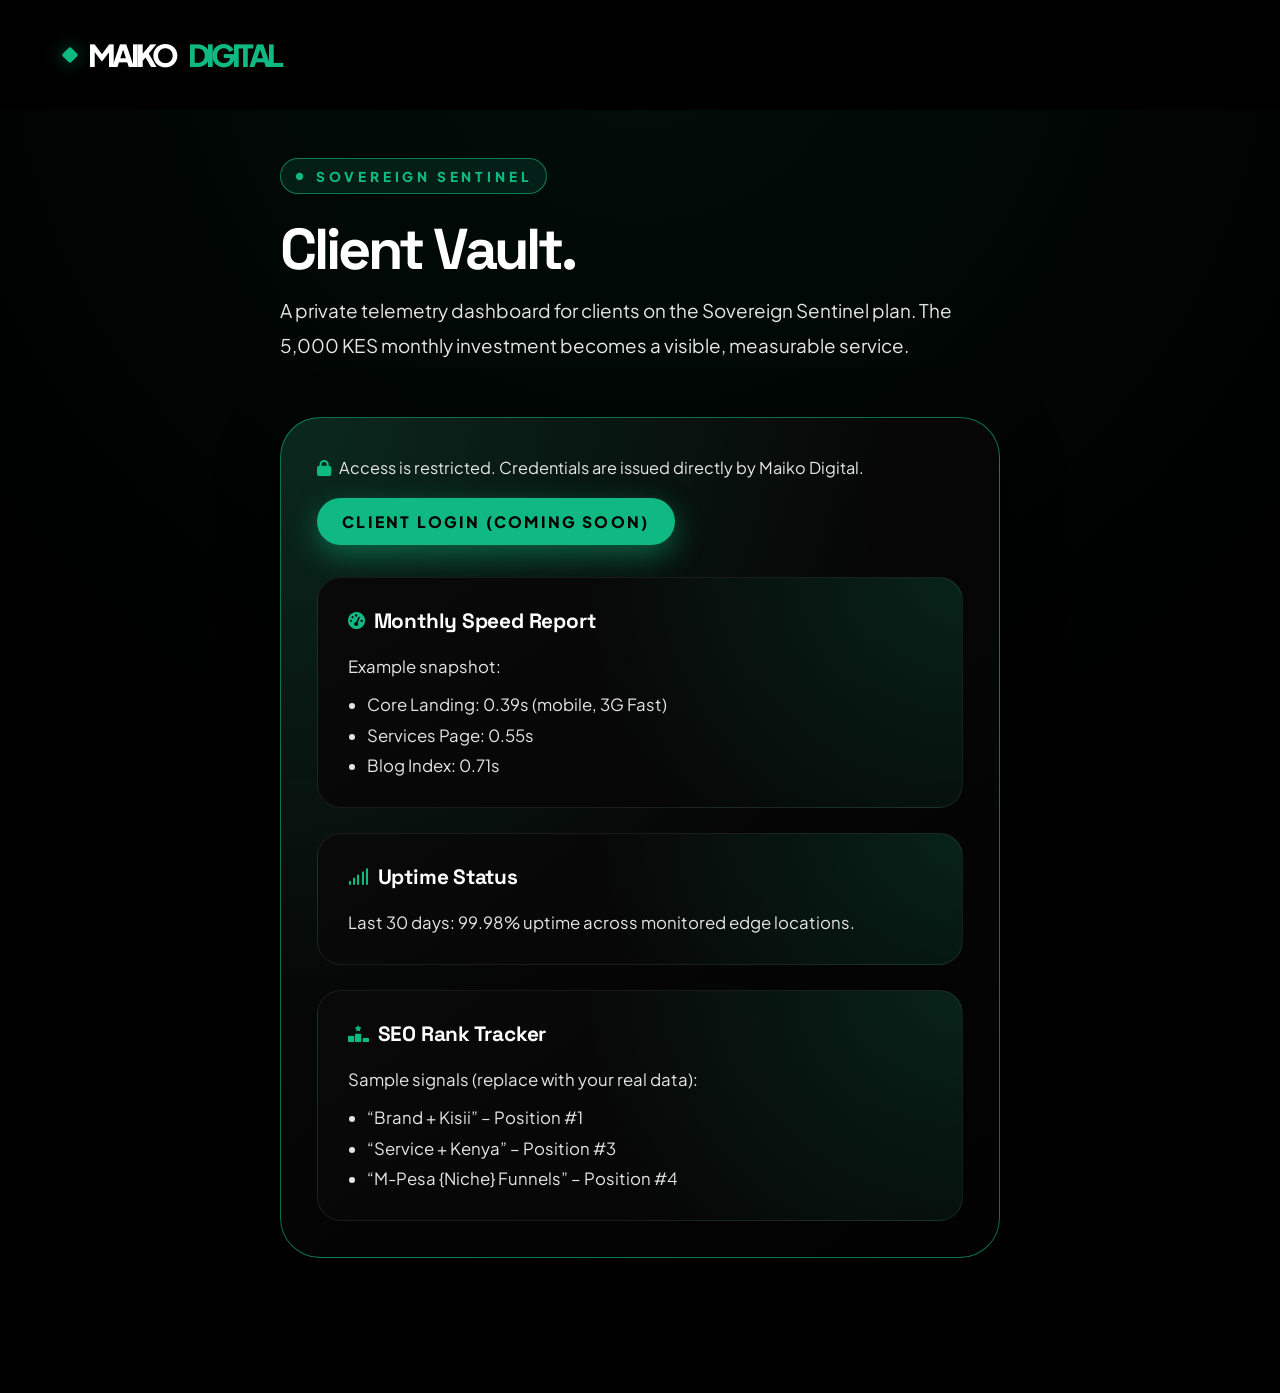
<file: client-vault.html>
<!DOCTYPE html>
<html lang="en-KE">
<head>
<meta charset="UTF-8">
<meta name="viewport" content="width=device-width, initial-scale=1.0">
<title>Sovereign Sentinel Client Vault | Maiko Digital</title>
<meta name="description" content="Client Vault for Sovereign Sentinel partners: monthly speed reports, uptime, and SEO rank tracking.">
<!-- fonts aligned with index/work/briefing -->
<link rel="preconnect" href="https://fonts.googleapis.com">
<link rel="preconnect" href="https://fonts.gstatic.com" crossorigin>
<link href="https://fonts.googleapis.com/css2?family=Plus+Jakarta+Sans:wght@300;400;600;700;800&family=Space+Grotesk:wght@400;600;700&display=swap" rel="stylesheet">
<!-- icons -->
<link rel="stylesheet" href="https://cdnjs.cloudflare.com/ajax/libs/font-awesome/6.4.0/css/all.min.css">
<style>
:root{
    --bg:#000000;
    --surface:#050505;
    --surface-soft:#090909;
    --accent:#10b981;
    --accent-soft:rgba(16,185,129,0.16);
    --border:rgba(255,255,255,0.16);
    --border-subtle:rgba(255,255,255,0.08);
    --text-main:#ffffff;
    --text-soft:#e5e5e5;
    --text-muted:#b3b3b3;
    --nav-height:110px;
    --ease:cubic-bezier(0.16,1,0.3,1);
    --radius-lg:40px;
    --radius-md:24px;
    --radius-pill:999px;
    --shadow-soft:0 18px 55px rgba(0,0,0,0.7);
    --content-width:900px;
}

*{
    box-sizing:border-box;
    margin:0;
    padding:0;
}

html{
    scroll-behavior:smooth;
    scroll-padding-top:var(--nav-height);
    overflow-x:hidden;
}

body{
    background:radial-gradient(circle at top,rgba(16,185,129,0.08),transparent 55%),var(--bg);
    color:var(--text-main);
    font-family:"Plus Jakarta Sans",system-ui,-apple-system,BlinkMacSystemFont,"Segoe UI",sans-serif;
    overflow-x:hidden;
    line-height:1.7;
    max-width:100vw;
    font-size:16px;
    -webkit-font-smoothing:antialiased;
    -moz-osx-font-smoothing:grayscale;
    text-rendering:optimizeLegibility;
}

h1,h2,h3{
    font-family:"Space Grotesk",system-ui,-apple-system,BlinkMacSystemFont,"Segoe UI",sans-serif;
    font-weight:700;
    word-wrap:break-word;
    overflow-wrap:break-word;
}

p,span,div,li{
    word-wrap:break-word;
    overflow-wrap:break-word;
}

/* HEADER – match ecosystem */
header{
    position:fixed;
    top:0;
    left:0;
    width:100%;
    height:var(--nav-height);
    display:flex;
    justify-content:flex-start;
    align-items:center;
    padding:0 clamp(1rem,5vw,7%);
    z-index:1000;
    transition:0.6s var(--ease);
    border-bottom:1px solid transparent;
    backdrop-filter:blur(10px);
    background:rgba(0,0,0,0.96);
}

header.scrolled{
    height:85px;
    background:rgba(0,0,0,0.96);
    border-bottom:1px solid var(--border);
}

.logo{
    font-size:clamp(1.35rem,3.2vw,1.9rem);
    font-weight:800;
    letter-spacing:-0.12em;
    display:flex;
    align-items:center;
    gap:12px;
    text-transform:uppercase;
    color:var(--text-main);
    white-space:nowrap;
}

.logo span{
    color:var(--accent);
}

.logo-box{
    width:12px;
    height:12px;
    background:var(--accent);
    border-radius:2px;
    transform:rotate(45deg);
    box-shadow:0 0 18px rgba(16,185,129,0.6);
    flex-shrink:0;
}

/* PAGE SHELL */
main{
    max-width:var(--content-width);
    margin:0 auto;
    padding:clamp(7rem,15vh,9rem) clamp(1.2rem,7vw,7%);
    padding-top:calc(var(--nav-height) + 3rem);
}

section + section{
    margin-top:clamp(3.5rem,7vh,4.5rem);
}

/* HERO */
.badge{
    color:var(--accent);
    font-weight:800;
    text-transform:uppercase;
    letter-spacing:0.28em;
    font-size:clamp(0.72rem,1.4vw,0.85rem);
    display:inline-flex;
    align-items:center;
    gap:0.5rem;
    padding:0.35rem 0.9rem;
    border-radius:var(--radius-pill);
    border:1px solid rgba(16,185,129,0.6);
    background:rgba(16,185,129,0.12);
    white-space:nowrap;
}

.badge::before{
    content:"●";
    font-size:0.6rem;
}

.hero-title{
    font-size:clamp(2.4rem,5.8vw,3.6rem);
    letter-spacing:-0.05em;
    margin:1.6rem 0 0.9rem;
    line-height:1.02;
}

.hero-sub{
    color:var(--text-soft);
    max-width:42rem;
    font-size:clamp(1.02rem,2vw,1.18rem);
    line-height:1.85;
    margin-bottom:clamp(2.6rem,5vh,3.4rem);
    font-weight:400;
}

/* VAULT SHELL */
.vault-shell{
    margin-top:clamp(3rem,6vh,4rem);
    border-radius:var(--radius-lg);
    border:1px solid rgba(16,185,129,0.6);
    padding:clamp(2rem,4vh,3rem);
    background:
    radial-gradient(circle at top left,rgba(16,185,129,0.18),transparent 55%),
    linear-gradient(145deg,var(--surface-soft),#020202);
    box-shadow:var(--shadow-soft);
}

.lock-strip{
    display:flex;
    flex-wrap:wrap;
    gap:1rem;
    align-items:center;
    justify-content:space-between;
    margin-bottom:2rem;
}

.lock-strip span{
    font-size:clamp(0.95rem,1.8vw,1.02rem);
    color:var(--text-soft);
    display:flex;
    align-items:center;
    gap:0.5rem;
}

.lock-strip i{
    color:var(--accent);
}

.btn{
    padding:0.9rem 1.6rem;
    border-radius:var(--radius-pill);
    border:none;
    outline:none;
    font-weight:800;
    font-size:clamp(0.9rem,1.7vw,0.98rem);
    cursor:pointer;
    text-decoration:none;
    display:inline-flex;
    align-items:center;
    gap:0.45rem;
    white-space:nowrap;
    font-family:"Plus Jakarta Sans",system-ui,-apple-system,BlinkMacSystemFont,"Segoe UI",sans-serif;
}

.btn-primary{
    background:var(--accent);
    color:#000;
    box-shadow:0 10px 30px rgba(16,185,129,0.45);
    text-transform:uppercase;
    letter-spacing:0.14em;
    transition:transform 0.22s var(--ease),box-shadow 0.22s var(--ease),background 0.22s var(--ease);
}

.btn-primary:hover{
    transform:translateY(-2px);
    box-shadow:0 16px 42px rgba(16,185,129,0.6);
    background:#12c792;
}

/* WIDGETS */
.widgets{
    display:grid;
    gap:1.6rem;
    margin-top:1.5rem;
}

.widget{
    border-radius:var(--radius-md);
    border:1px solid var(--border-subtle);
    padding:1.6rem 1.9rem;
    background:
    radial-gradient(circle at top right,var(--accent-soft),transparent 55%),
    linear-gradient(145deg,var(--surface-soft),var(--surface));
}

.widget h2{
    font-size:clamp(1.1rem,2vw,1.3rem);
    margin-bottom:0.8rem;
    letter-spacing:-0.01em;
    display:flex;
    align-items:center;
    gap:0.55rem;
    color:var(--text-main);
}

.widget h2 i{
    color:var(--accent);
    font-size:1.05rem;
}

.widget p,
.widget li{
    font-size:clamp(0.95rem,1.8vw,1.05rem);
    color:var(--text-soft);
    line-height:1.8;
}

.widget ul{
    margin:0.5rem 0 0;
    padding-left:1.2rem;
}

/* MOBILE */
@media(max-width:768px){
    :root{--nav-height:70px;}

    body{
    font-size:15px;
    }

    header{
    height:var(--nav-height);
    padding:0 clamp(1rem,4vw,2rem);
    }

    .logo{
    font-size:1.3rem;
    letter-spacing:-0.1em;
    }

    main{
    padding-top:calc(var(--nav-height) + 2.3rem);
    padding-left:1.1rem;
    padding-right:1.1rem;
    }

    .vault-shell{
    border-radius:28px;
    padding:1.8rem 1.6rem;
    }

    .lock-strip{
    flex-direction:column;
    align-items:flex-start;
    }

    .btn-primary{
    width:100%;
    justify-content:center;
    }

    .widget{
    border-radius:20px;
    padding:1.5rem 1.6rem;
    }
}

@media(max-width:400px){
    .hero-title{
    font-size:2.1rem;
    }
    .badge{
    letter-spacing:0.18em;
    }
}
</style>
</head>
<body>
<header id="main-nav">
<div class="logo">
    <div class="logo-box"></div>
    MAIKO<span>DIGITAL</span>
</div>
</header>

<main>
<section aria-label="Vault hero">
    <span class="badge">Sovereign Sentinel</span>
    <h1 class="hero-title">Client Vault.</h1>
    <p class="hero-sub">
    A private telemetry dashboard for clients on the Sovereign Sentinel plan. The 5,000 KES monthly investment becomes a visible, measurable service.
    </p>
</section>

<section aria-label="Client vault" class="vault-shell">
    <div class="lock-strip">
    <span><i class="fas fa-lock"></i> Access is restricted. Credentials are issued directly by Maiko Digital.</span>
    <button class="btn btn-primary">Client Login (Coming Soon)</button>
    </div>

    <div class="widgets">
    <article class="widget">
        <h2><i class="fas fa-gauge-high"></i> Monthly Speed Report</h2>
        <p>Example snapshot:</p>
        <ul>
        <li>Core Landing: 0.39s (mobile, 3G Fast)</li>
        <li>Services Page: 0.55s</li>
        <li>Blog Index: 0.71s</li>
        </ul>
    </article>

    <article class="widget">
        <h2><i class="fas fa-signal"></i> Uptime Status</h2>
        <p>Last 30 days: 99.98% uptime across monitored edge locations.</p>
    </article>

    <article class="widget">
        <h2><i class="fas fa-ranking-star"></i> SEO Rank Tracker</h2>
        <p>Sample signals (replace with your real data):</p>
        <ul>
        <li>“Brand + Kisii” – Position #1</li>
        <li>“Service + Kenya” – Position #3</li>
        <li>“M-Pesa {Niche} Funnels” – Position #4</li>
        </ul>
    </article>
    </div>
</section>
</main>

<script>
const nav = document.getElementById("main-nav");
window.addEventListener("scroll", () => {
    if (window.scrollY > 100) {
    nav.classList.add("scrolled");
    } else {
    nav.classList.remove("scrolled");
    }
});
</script>
</body>
</html>
</file>
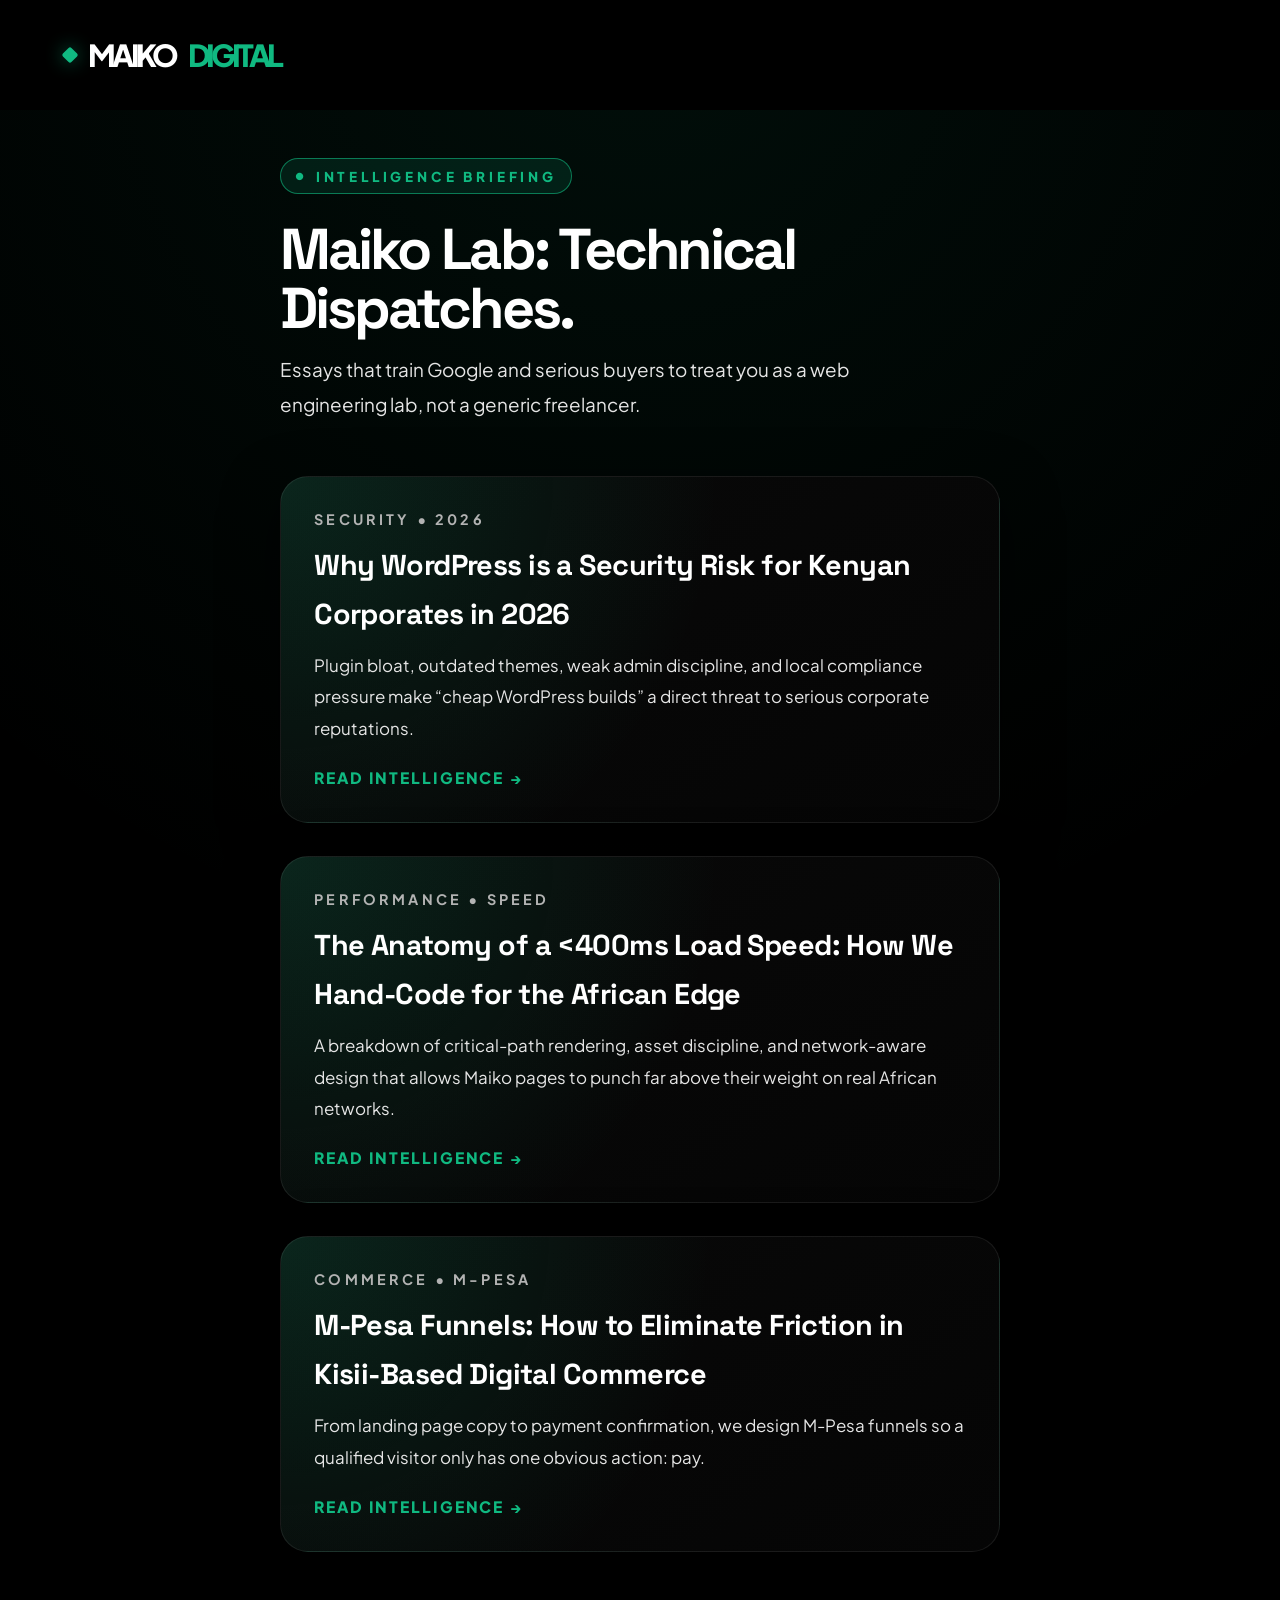
<file: intelligence-briefing.html>
<!DOCTYPE html>
<html lang="en-KE">
<head>
<meta charset="UTF-8">
<meta name="viewport" content="width=device-width, initial-scale=1.0">
<title>The Intelligence Briefing | Maiko Digital</title>
<meta name="description" content="Maiko Lab essays on speed, security, and M-Pesa funnels for Kenyan and global brands.">
<!-- fonts aligned with index/work -->
<link rel="preconnect" href="https://fonts.googleapis.com">
<link rel="preconnect" href="https://fonts.gstatic.com" crossorigin>
<link href="https://fonts.googleapis.com/css2?family=Plus+Jakarta+Sans:wght@300;400;600;700;800&family=Space+Grotesk:wght@400;600;700&display=swap" rel="stylesheet">
<!-- icons -->
<link rel="stylesheet" href="https://cdnjs.cloudflare.com/ajax/libs/font-awesome/6.4.0/css/all.min.css">
<style>
:root{
    --bg:#000000;
    --surface:#050505;
    --surface-soft:#090909;
    --accent:#10b981;
    --accent-soft:rgba(16,185,129,0.16);
    --border:rgba(255,255,255,0.16);
    --border-subtle:rgba(255,255,255,0.08);
    --text-main:#ffffff;
    --text-soft:#e5e5e5;
    --text-muted:#b3b3b3;
    --nav-height:110px;
    --ease:cubic-bezier(0.16,1,0.3,1);
    --radius-lg:28px;
    --radius-pill:999px;
    --shadow-soft:0 18px 55px rgba(0,0,0,0.7);
    --content-width:900px;
}

*{
    box-sizing:border-box;
    margin:0;
    padding:0;
}

html{
    scroll-behavior:smooth;
    scroll-padding-top:var(--nav-height);
    overflow-x:hidden;
}

body{
    background:radial-gradient(circle at top,rgba(16,185,129,0.08),transparent 55%),var(--bg);
    color:var(--text-main);
    font-family:"Plus Jakarta Sans",system-ui,-apple-system,BlinkMacSystemFont,"Segoe UI",sans-serif;
    overflow-x:hidden;
    line-height:1.7;
    max-width:100vw;
    font-size:16px;
    -webkit-font-smoothing:antialiased;
    -moz-osx-font-smoothing:grayscale;
    text-rendering:optimizeLegibility;
}

h1,h2,h3{
    font-family:"Space Grotesk",system-ui,-apple-system,BlinkMacSystemFont,"Segoe UI",sans-serif;
    font-weight:700;
    word-wrap:break-word;
    overflow-wrap:break-word;
}

p,span,div{
    word-wrap:break-word;
    overflow-wrap:break-word;
}

/* HEADER – simple logo bar to match ecosystem */
header{
    position:fixed;
    top:0;
    left:0;
    width:100%;
    height:var(--nav-height);
    display:flex;
    justify-content:flex-start;
    align-items:center;
    padding:0 clamp(1rem,5vw,7%);
    z-index:1000;
    transition:0.6s var(--ease);
    border-bottom:1px solid transparent;
    backdrop-filter:blur(10px);
    background:rgba(0,0,0,0.96);
}

header.scrolled{
    height:85px;
    background:rgba(0,0,0,0.96);
    border-bottom:1px solid var(--border);
}

.logo{
    font-size:clamp(1.35rem,3.2vw,1.9rem);
    font-weight:800;
    letter-spacing:-0.12em;
    display:flex;
    align-items:center;
    gap:12px;
    text-transform:uppercase;
    color:var(--text-main);
    white-space:nowrap;
}

.logo span{
    color:var(--accent);
}

.logo-box{
    width:12px;
    height:12px;
    background:var(--accent);
    border-radius:2px;
    transform:rotate(45deg);
    box-shadow:0 0 18px rgba(16,185,129,0.6);
    flex-shrink:0;
}

/* PAGE SHELL */
main{
    max-width:var(--content-width);
    margin:0 auto;
    padding:clamp(7rem,15vh,9rem) clamp(1.2rem,7vw,7%);
    padding-top:calc(var(--nav-height) + 3rem);
}

section + section{
    margin-top:clamp(3.5rem,7vh,4.5rem);
}

/* HERO – match work/index scale */
.badge{
    color:var(--accent);
    font-weight:800;
    text-transform:uppercase;
    letter-spacing:0.28em;
    font-size:clamp(0.72rem,1.4vw,0.85rem);
    display:inline-flex;
    align-items:center;
    gap:0.5rem;
    padding:0.35rem 0.9rem;
    border-radius:var(--radius-pill);
    border:1px solid rgba(16,185,129,0.6);
    background:rgba(16,185,129,0.12);
    white-space:nowrap;
}

.badge::before{
    content:"●";
    font-size:0.6rem;
}

.hero-title{
    font-size:clamp(2.4rem,5.8vw,3.6rem);
    letter-spacing:-0.05em;
    margin:1.6rem 0 0.9rem;
    line-height:1.02;
}

.hero-sub{
    color:var(--text-soft);
    max-width:42rem;
    font-size:clamp(1.02rem,2vw,1.18rem);
    line-height:1.85;
    margin-bottom:clamp(2.6rem,5vh,3.4rem);
    font-weight:400;
}

/* POSTS GRID */
.post-grid{
    margin-top:clamp(3.2rem,6vh,4.4rem);
    display:grid;
    gap:clamp(1.9rem,3.6vh,2.8rem);
}

.post-card{
    border-radius:var(--radius-lg);
    border:1px solid var(--border-subtle);
    background:
    radial-gradient(circle at top left,var(--accent-soft),transparent 55%),
    linear-gradient(145deg,var(--surface-soft),var(--surface));
    padding:1.9rem 2.1rem;
    box-shadow:var(--shadow-soft);
    position:relative;
    overflow:hidden;
}

.post-meta{
    font-size:clamp(0.78rem,1.3vw,0.9rem);
    text-transform:uppercase;
    letter-spacing:0.22em;
    color:var(--text-muted);
    margin-bottom:0.6rem;
    font-weight:700;
}

.post-title{
    font-size:clamp(1.4rem,2.3vw,1.8rem);
    margin-bottom:0.7rem;
    letter-spacing:-0.02em;
    color:var(--text-main);
}

.post-excerpt{
    color:var(--text-soft);
    font-size:clamp(0.96rem,1.9vw,1.06rem);
    margin-bottom:1.25rem;
    line-height:1.85;
}

.post-link{
    color:var(--accent);
    font-weight:800;
    text-decoration:none;
    font-size:clamp(0.9rem,1.7vw,0.98rem);
    letter-spacing:0.12em;
    text-transform:uppercase;
    display:inline-flex;
    align-items:center;
    gap:0.35rem;
}

.post-link::after{
    content:"→";
    font-size:0.9rem;
}

.post-link:hover{
    text-decoration:underline;
}

/* MOBILE */
@media(max-width:768px){
    :root{--nav-height:70px;}

    body{
    font-size:15px;
    }

    header{
    height:var(--nav-height);
    padding:0 clamp(1rem,4vw,2rem);
    }

    .logo{
    font-size:1.3rem;
    letter-spacing:-0.1em;
    }

    main{
    padding-top:calc(var(--nav-height) + 2.3rem);
    padding-left:1.1rem;
    padding-right:1.1rem;
    }

    .post-card{
    border-radius:22px;
    padding:1.6rem 1.7rem;
    }
}

@media(max-width:400px){
    .hero-title{
    font-size:2.1rem;
    }
    .badge{
    letter-spacing:0.18em;
    }
}
</style>
</head>
<body>
<header id="main-nav">
<div class="logo">
    <div class="logo-box"></div>
    MAIKO<span>DIGITAL</span>
</div>
</header>

<main>
<section aria-label="Briefing hero">
    <span class="badge">Intelligence Briefing</span>
    <h1 class="hero-title">Maiko Lab: Technical Dispatches.</h1>
    <p class="hero-sub">
    Essays that train Google and serious buyers to treat you as a web engineering lab, not a generic freelancer.
    </p>
</section>

<section aria-label="Articles" class="post-grid">
    <article class="post-card">
    <div class="post-meta">Security • 2026</div>
    <h2 class="post-title">Why WordPress is a Security Risk for Kenyan Corporates in 2026</h2>
    <p class="post-excerpt">
        Plugin bloat, outdated themes, weak admin discipline, and local compliance pressure make “cheap WordPress builds” a direct threat to serious corporate reputations.
    </p>
    <a href="#" class="post-link">Read Intelligence</a>
    </article>

    <article class="post-card">
    <div class="post-meta">Performance • Speed</div>
    <h2 class="post-title">The Anatomy of a &lt;400ms Load Speed: How We Hand-Code for the African Edge</h2>
    <p class="post-excerpt">
        A breakdown of critical-path rendering, asset discipline, and network-aware design that allows Maiko pages to punch far above their weight on real African networks.
    </p>
    <a href="#" class="post-link">Read Intelligence</a>
    </article>

    <article class="post-card">
    <div class="post-meta">Commerce • M-Pesa</div>
    <h2 class="post-title">M-Pesa Funnels: How to Eliminate Friction in Kisii-Based Digital Commerce</h2>
    <p class="post-excerpt">
        From landing page copy to payment confirmation, we design M-Pesa funnels so a qualified visitor only has one obvious action: pay.
    </p>
    <a href="#" class="post-link">Read Intelligence</a>
    </article>
</section>
</main>

<script>
const nav = document.getElementById("main-nav");
window.addEventListener("scroll", () => {
    if (window.scrollY > 100) {
    nav.classList.add("scrolled");
    } else {
    nav.classList.remove("scrolled");
    }
});
</script>
</body>
</html>
</file>
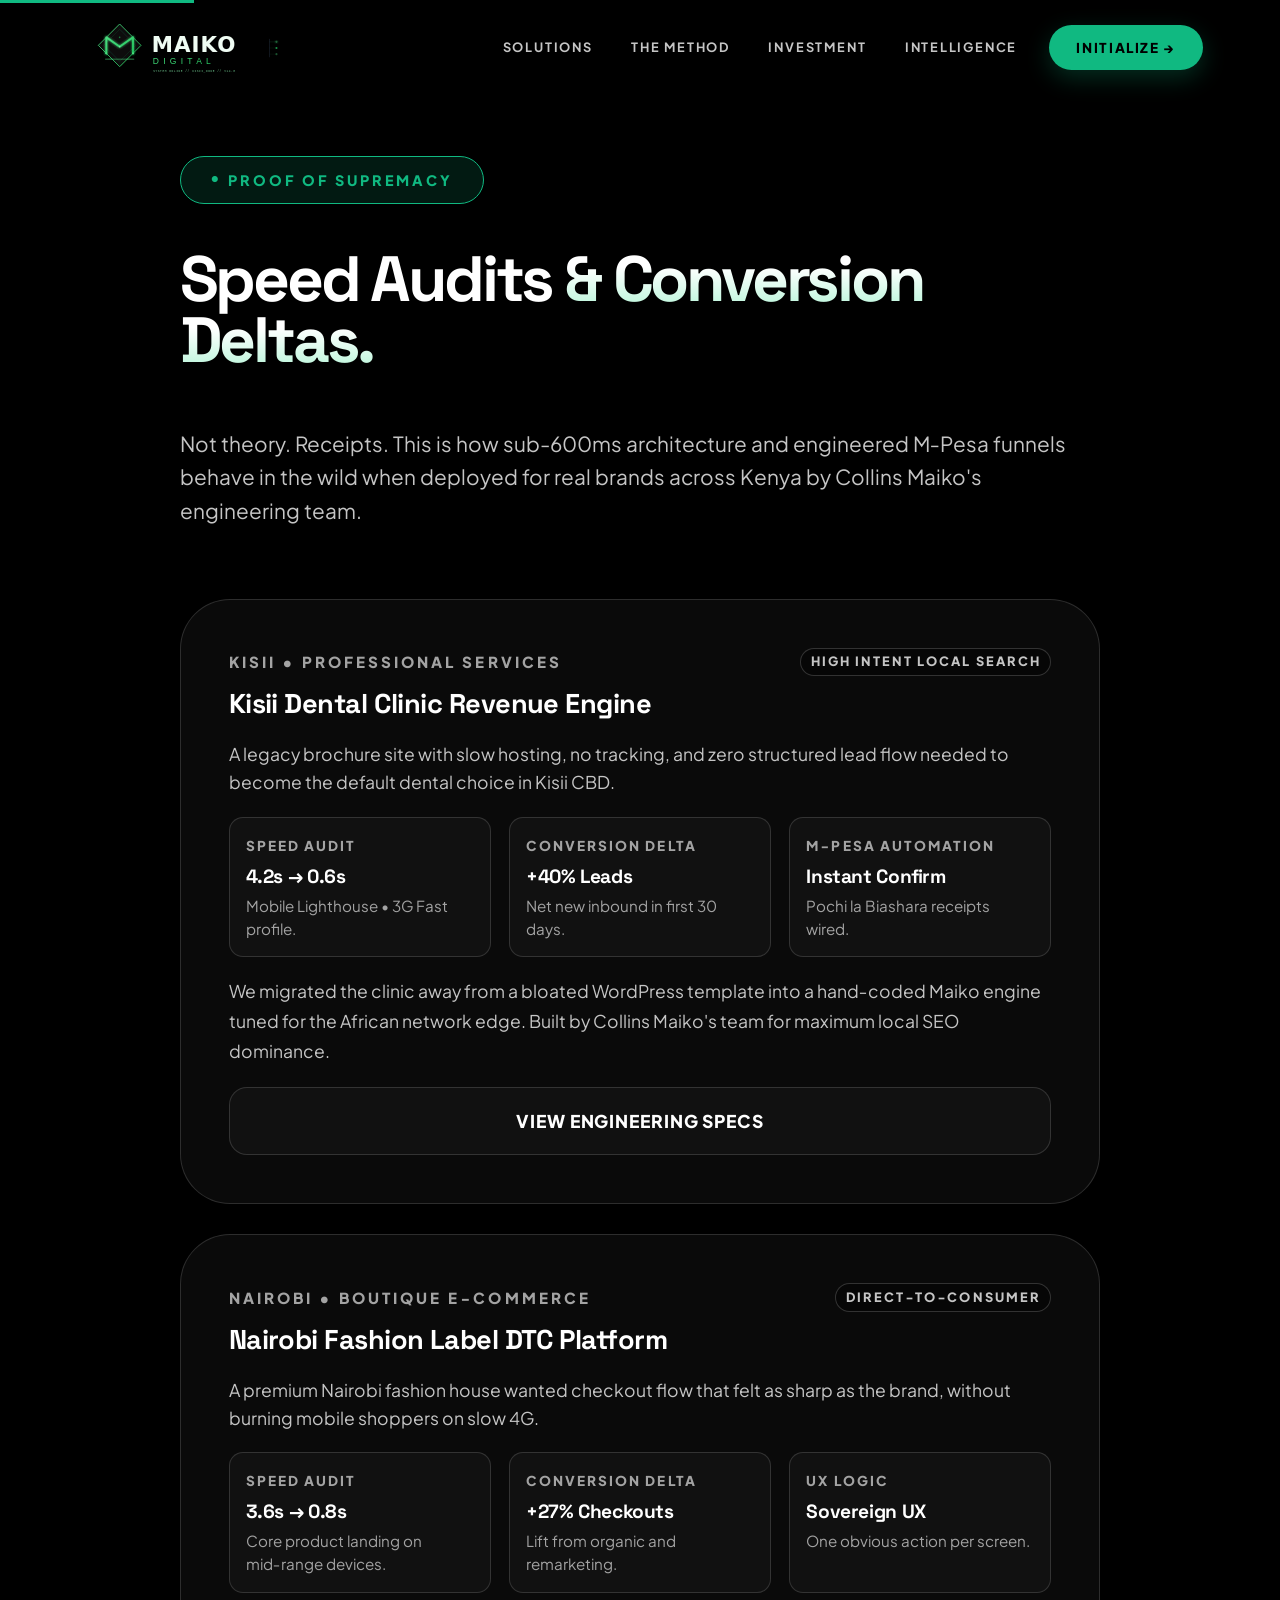
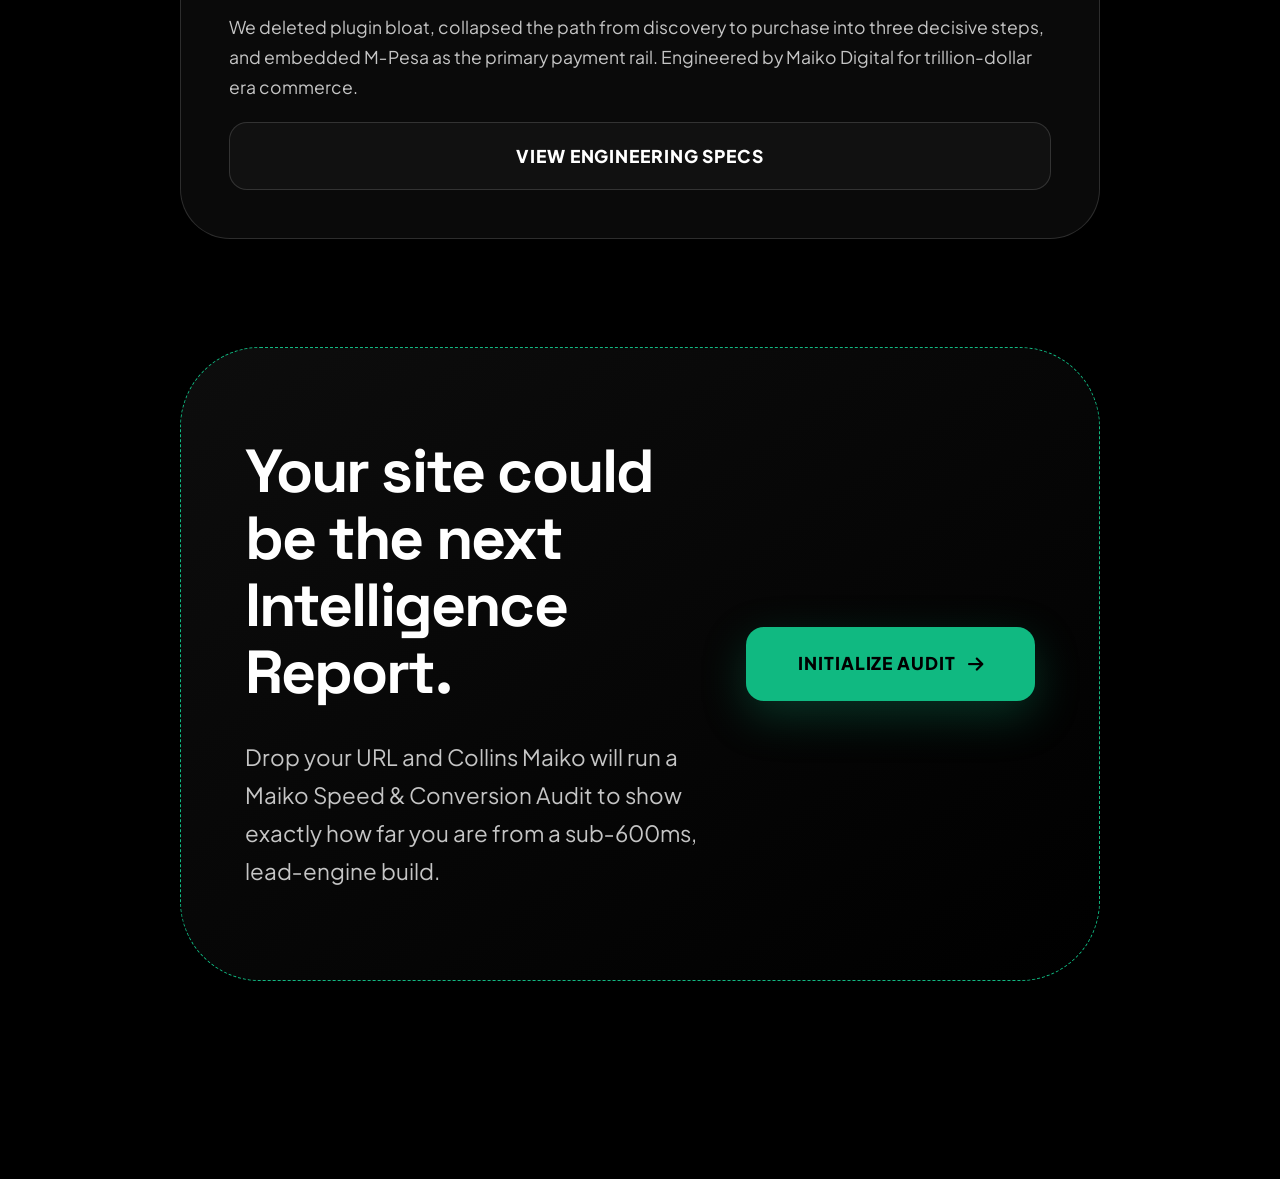
<file: work.html>
<!DOCTYPE html>
<html lang="en-KE" prefix="og: http://ogp.me/ns# ">
<head>
<meta charset="UTF-8">
<meta name="viewport" content="width=device-width, initial-scale=1.0, maximum-scale=5.0">
<meta http-equiv="X-UA-Compatible" content="IE=edge">
<meta name="referrer" content="strict-origin-when-cross-origin">

<!--
HYBRID SEO STRATEGY:
- Primary: Work page specific (case studies, portfolio, proof)
- Secondary: Homepage authority signals (Collins Maiko, location dominance, brand terms)
- Goal: Capture both "portfolio" intent and "best agency" intent
-->

<title>Work & Case Studies | Maiko Digital - #1 Web Engineering Kenya</title>
<meta name="description" content="See how Maiko Digital engineers sub-600ms revenue engines with M-Pesa integration. Real case studies from Kisii & Nairobi: 40%+ conversion lifts, 100% Lighthouse scores. Collins Maiko's portfolio of digital supremacy.">
<meta name="robots" content="index, follow, max-snippet:-1, max-image-preview:large, max-video-preview:-1">
<meta name="keywords" content="Maiko Digital, Collins Maiko, Web Design Portfolio Kenya, M-Pesa Integration Case Studies, SEO Expert Work, High Performance Websites, Kisii Web Developer, Nairobi Digital Agency, Sub-600ms Builds, Conversion Optimization">

<link rel="canonical" href="https://maikodigital.vercel.app/work.html">

<!-- Open Graph -->
<meta property="og:type" content="website">
<meta property="og:url" content="https://maikodigital.vercel.app/work.html">
<meta property="og:title" content="Maiko Digital Work | Engineering Digital Supremacy">
<meta property="og:description" content="High-performance web engineering case studies. Real conversion deltas from Kisii to Nairobi. See the 1% that dominate.">
<meta property="og:image" content="https://i.postimg.cc/4dKxxjKB/2.png">
<meta property="og:image:width" content="1200">
<meta property="og:image:height" content="630">
<meta property="og:locale" content="en_KE">
<meta property="og:site_name" content="Maiko Digital Agency">

<!-- Twitter -->
<meta name="twitter:card" content="summary_large_image">
<meta name="twitter:title" content="Maiko Digital Portfolio | Elite Web Engineering Kenya">
<meta name="twitter:description" content="Sub-600ms architecture meets M-Pesa automation. Real results from Collins Maiko's engineering lab.">
<meta name="twitter:image" content="https://i.postimg.cc/4dKxxjKB/2.png">

<!-- SVG Favicon - Matching index.html -->
<link rel="icon" type="image/svg+xml" href="data:image/svg+xml,%3Csvg xmlns='http://www.w3.org/2000/svg' viewBox='0 0 200 200' width='200' height='200'%3E%3Cdefs%3E%3ClinearGradient id='siteGreen' x1='0%25' y1='0%25' x2='100%25' y2='100%25'%3E%3Cstop offset='0%25' style='stop-color:%234ade80;stop-opacity:1'/%3E%3Cstop offset='100%25' style='stop-color:%2322c55e;stop-opacity:1'/%3E%3C/linearGradient%3E%3Cfilter id='softGlow' x='-50%25' y='-50%25' width='200%25' height='200%25'%3E%3CfeGaussianBlur stdDeviation='3' result='blur'/%3E%3CfeMerge%3E%3CfeMergeNode in='blur'/%3E%3CfeMergeNode in='SourceGraphic'/%3E%3C/feMerge%3E%3C/filter%3E%3Cfilter id='dropShadow' x='-20%25' y='-20%25' width='140%25' height='140%25'%3E%3CfeDropShadow dx='0' dy='2' stdDeviation='4' flood-color='%23000' flood-opacity='0.6'/%3E%3C/filter%3E%3C/defs%3E%3Cpath d='M 100 10 L 180 90 L 100 170 L 20 90 Z' fill='%230a0a0a' stroke='url(%23siteGreen)' stroke-width='3' filter='url(%23dropShadow)'/%3E%3Cpath d='M 100 30 L 160 90 L 100 150 L 40 90 Z' fill='none' stroke='%2322c55e' stroke-width='1.5' opacity='0.4'/%3E%3Cpath d='M 50 120 L 50 60 L 100 95 L 150 60 L 150 120' fill='none' stroke='url(%23siteGreen)' stroke-width='7' stroke-linecap='round' stroke-linejoin='round' filter='url(%23softGlow)'/%3E%3Ccircle cx='50' cy='120' r='4' fill='%234ade80'/%3E%3Ccircle cx='150' cy='120' r='4' fill='%234ade80'/%3E%3Ccircle cx='100' cy='95' r='3' fill='%2386efac' opacity='0.8'/%3E%3Ccircle cx='100' cy='60' r='3' fill='%2322c55e' opacity='0.6'/%3E%3Crect x='45' y='140' width='110' height='3' rx='1.5' fill='%234ade80' opacity='0.7'/%3E%3C/svg%3E">

<!--
SCHEMA STRATEGY:
- LocalBusiness (from homepage) for location authority
- CollectionPage (work specific) for portfolio structure
- ItemList for case study rich snippets
-->
<script type="application/ld+json">
{
"@context": "https://schema.org",
"@graph": [
{
"@type": "LocalBusiness",
"@id": "https://maikodigital.vercel.app#business",
"name": "Maiko Digital Agency",
"legalName": "Maiko Digital Engineering",
"url": "https://maikodigital.vercel.app",
"logo": "https://i.postimg.cc/cHBByM5t/logo-1.png",
"image": "https://i.postimg.cc/4dKxxjKB/2.png",
"telephone": "+254713324672",
"email": "collinsmichael.dev@gmail.com",
"address": {
    "@type": "PostalAddress",
    "streetAddress": "Main Street, CBD",
    "addressLocality": "Kisii",
    "addressRegion": "Nyanza",
    "postalCode": "40200",
    "addressCountry": "KE"
},
"geo": {
    "@type": "GeoCoordinates",
    "latitude": -0.6773,
    "longitude": 34.7796
},
"priceRange": "KES 5000 - KES 150000",
"areaServed": ["Kisii", "Nairobi", "Mombasa", "Nakuru", "KE", "Global"],
"paymentAccepted": "Pochi la Biashara, MPESA, Cash, Visa, MasterCard",
"currenciesAccepted": "KES",
"contactPoint": {
    "@type": "ContactPoint",
    "telephone": "+254713324672",
    "contactType": "Chief Engineer",
    "areaServed": "KE",
    "availableLanguage": ["English", "Swahili"]
},
"founder": {
    "@type": "Person",
    "name": "Collins Maiko",
    "jobTitle": "Chief Engineer",
    "url": "https://maikodigital.vercel.app"
},
"knowsAbout": ["Web Engineering", "M-Pesa Integration", "SEO", "Conversion Optimization", "High-Performance Websites"],
"hasOfferCatalog": {
    "@type": "OfferCatalog",
    "name": "Digital Engineering Services",
    "itemListElement": [
    {
        "@type": "Offer",
        "itemOffered": {
        "@type": "Service",
        "name": "Alpha Portal",
        "description": "High-conversion landing page with M-Pesa integration"
        }
    },
    {
        "@type": "Offer",
        "itemOffered": {
        "@type": "Service",
        "name": "Corporate Dominator",
        "description": "5+ page premium architecture with full SEO infrastructure"
        }
    }
    ]
}
},
{
"@type": "CollectionPage",
"@id": "https://maikodigital.vercel.app/work.html#collection",
"name": "Maiko Digital Portfolio & Case Studies",
"description": "High-performance web engineering case studies and project portfolio showcasing sub-600ms builds and M-Pesa integration excellence",
"url": "https://maikodigital.vercel.app/work.html",
"isPartOf": {
    "@id": "https://maikodigital.vercel.app#business"
},
"mainEntity": {
    "@type": "ItemList",
    "itemListElement": [
    {
        "@type": "ListItem",
        "position": 1,
        "item": {
        "@type": "CreativeWork",
        "name": "Kisii Dental Clinic Revenue Engine",
        "description": "Sub-600ms rebuild achieving 4.2s to 0.6s load time with 40% lead increase",
        "creator": {
            "@id": "https://maikodigital.vercel.app#business"
        },
        "datePublished": "2024-01-15",
        "aggregateRating": {
            "@type": "AggregateRating",
            "ratingValue": "5",
            "reviewCount": "1"
        }
        }
    },
    {
        "@type": "ListItem",
        "position": 2,
        "item": {
        "@type": "CreativeWork",
        "name": "Nairobi Fashion Label E-Commerce",
        "description": "High-end DTC platform with 27% checkout conversion lift",
        "creator": {
            "@id": "https://maikodigital.vercel.app#business"
        },
        "datePublished": "2024-02-20",
        "aggregateRating": {
            "@type": "AggregateRating",
            "ratingValue": "5",
            "reviewCount": "1"
        }
        }
    }
    ]
}
},
{
"@type": "BreadcrumbList",
"itemListElement": [
    {
    "@type": "ListItem",
    "position": 1,
    "name": "Home",
    "item": "https://maikodigital.vercel.app/"
    },
    {
    "@type": "ListItem",
    "position": 2,
    "name": "Work",
    "item": "https://maikodigital.vercel.app/work.html"
    }
]
}
]
}
</script>

<!-- Performance Hints -->
<link rel="preconnect" href="https://fonts.googleapis.com">
<link rel="preconnect" href="https://fonts.gstatic.com" crossorigin>
<link rel="preconnect" href="https://cdnjs.cloudflare.com" crossorigin>
<link rel="dns-prefetch" href="https://fonts.googleapis.com">
<link rel="dns-prefetch" href="https://cdnjs.cloudflare.com">

<!-- ============================================
    CRITICAL CSS - INLINED FOR <600ms FCP
    ============================================ -->
<style>
/* ────────────────────────────────────────────
   1. CSS CUSTOM PROPERTIES (Design Tokens)
──────────────────────────────────────────── */
:root {
    /* Colors */
    --bg: #000;
    --surface: #0a0a0a;
    --surface-bright: #121212;
    --accent: #10b981;
    --accent-glow: rgba(16,185,129,0.25);
    --text-primary: #fff;
    --text-secondary: #c5c5c5;
    --text-muted: #a3a3a3;
    --border: rgba(255,255,255,0.14);
    --border-hover: rgba(16,185,129,0.55);

    /* Layout */
    --nav-height: 96px;
    --ease: cubic-bezier(0.16,1,0.3,1);
    --radius-lg: 50px;
    --radius-md: 25px;
}

/* ============================================
   TEXT SELECTION STYLING
   ============================================ */

/* Standard selection */
::selection {
    background: rgba(16, 185, 129, 0.3); /* Emerald green with transparency */
    color: #ffffff;
    text-shadow: 0 0 10px rgba(16, 185, 129, 0.5);
}

/* Firefox prefix */
::-moz-selection {
    background: rgba(16, 185, 129, 0.3);
    color: #ffffff;
    text-shadow: 0 0 10px rgba(16, 185, 129, 0.5);
}

/* Webkit prefix for older browsers */
::-webkit-selection {
    background: rgba(16, 185, 129, 0.3);
    color: #ffffff;
}

/* Optional: Different selection style for specific elements */
h1::selection, h2::selection, h3::selection {
    background: rgba(16, 185, 129, 0.4);
    color: #ffffff;
}

/* Optional: Code/pre elements selection */
code::selection, pre::selection {
    background: rgba(74, 222, 128, 0.4); /* Lighter green */
    color: #000000;
}

/* Optional: Links selection */
a::selection {
    background: rgba(16, 185, 129, 0.5);
    color: #ffffff;
}

/* ────────────────────────────────────────────
   2. CSS RESET & BASE STYLES
──────────────────────────────────────────── */
*,*::before,*::after {
    margin: 0;
    padding: 0;
    box-sizing: border-box;
    -webkit-font-smoothing: antialiased;
}

html {
    scroll-behavior: smooth;
    scroll-padding-top: var(--nav-height);
    overflow-x: hidden;
    -webkit-text-size-adjust: 100%;
}

body {
    background: var(--bg);
    color: var(--text-primary);
    font-family: 'Plus Jakarta Sans',system-ui,-apple-system,sans-serif;
    line-height: 1.7;
    overflow-x: hidden;
    font-size: 16px;
    -webkit-font-smoothing: antialiased;
    text-rendering: optimizeLegibility;
    min-height: 100vh;
}

img {
    max-width: 100%;
    height: auto;
    display: block;
}

/* ────────────────────────────────────────────
   3. TYPOGRAPHY
──────────────────────────────────────────── */
h1,h2,h3 {
    font-family: 'Space Grotesk',system-ui,sans-serif;
    font-weight: 700;
    word-wrap: break-word;
    overflow-wrap: break-word;
    line-height: 1.1;
    letter-spacing: -0.03em;
}

/* ────────────────────────────────────────────
   4. HEADER & NAVIGATION - MATCHING INDEX.HTML
──────────────────────────────────────────── */
header {
    position: fixed;
    top: 0;
    left: 0;
    width: 100%;
    height: var(--nav-height);
    display: flex;
    align-items: center;
    justify-content: space-between;
    padding: 0 clamp(1.5rem,6vw,7%);
    z-index: 1000;
    border-bottom: 1px solid transparent;
    backdrop-filter: blur(12px);
    background: linear-gradient(to bottom,rgba(0,0,0,0.95),rgba(0,0,0,0.75));
    transition: 0.35s var(--ease);
}

header.scrolled {
    background: rgba(0,0,0,0.98);
    border-bottom-color: var(--border);
    box-shadow: 0 10px 40px rgba(0,0,0,0.7);
}

/* Updated Logo Styles - Matching index.html exactly */
.logo {
    display: flex;
    align-items: center;
    gap: 10px;
    font-size: clamp(1.4rem,3vw,1.8rem);
    font-weight: 800;
    letter-spacing: -0.08em;
    text-decoration: none;
    color: var(--text-primary);
}

.logo svg {
    height: 64px;
    width: auto;
    display: block;
}

.logo span {
    color: var(--accent);
}

/* Navigation - Matching index.html */
nav {
    flex: 1;
    display: flex;
    align-items: center;
    justify-content: flex-end;
}

.nav-links {
    display: flex;
    align-items: center;
    gap: clamp(1.5rem,3vw,3.2rem);
    list-style: none;
}

.nav-item-desktop {
    display: inline-flex;
}

.nav-item-extra {
    display: none;
}

.nav-links a {
    color: var(--text-secondary);
    text-decoration: none;
    font-size: 0.8rem;
    font-weight: 700;
    text-transform: uppercase;
    letter-spacing: 0.14em;
    transition: 0.25s var(--ease);
    position: relative;
}

.nav-links a::after {
    content: "";
    position: absolute;
    left: 0;
    bottom: -0.35rem;
    width: 0;
    height: 2px;
    background: var(--accent);
    transition: width 0.25s var(--ease);
}

.nav-links a:hover {
    color: #fff;
}

.nav-links a:hover::after {
    width: 100%;
}

.nav-cta-desktop {
    margin-left: clamp(1.5rem,3vw,2rem);
    display: inline-flex;
    align-items: center;
    justify-content: center;
    padding: 0.7rem 1.7rem;
    border-radius: 999px;
    font-size: 0.85rem;
    font-weight: 800;
    background: var(--accent);
    color: #000;
    text-decoration: none;
    letter-spacing: 0.12em;
    text-transform: uppercase;
    box-shadow: 0 8px 24px var(--accent-glow);
    white-space: nowrap;
    transition: 0.25s var(--ease);
}

.nav-cta-desktop:hover {
    transform: translateY(-2px);
    box-shadow: 0 14px 38px var(--accent-glow);
    color: #000;
}

.nav-cta-mobile {
    display: none;
}

.hamburger {
    display: none;
    flex-direction: column;
    gap: 4px;
    margin-left: 1rem;
    cursor: pointer;
    background: none;
    border: none;
    padding: 0;
}

.hamburger span {
    width: 22px;
    height: 2px;
    background: #fff;
    transition: 0.25s;
    transform-origin: center;
}

/* ────────────────────────────────────────────
   5. LAYOUT CONTAINERS
──────────────────────────────────────────── */
main {
    max-width: 1100px;
    margin: 0 auto;
    padding: calc(var(--nav-height) + 60px) clamp(1.2rem,7vw,7%) clamp(4rem,10vh,100px);
    width: 100%;
}

/* ────────────────────────────────────────────
   6. COMPONENTS - BADGES
──────────────────────────────────────────── */
.badge {
    background: rgba(16,185,129,0.14);
    border: 1px solid var(--accent);
    color: var(--accent);
    padding: clamp(9px,1.7vw,11px) clamp(22px,4.5vw,30px);
    border-radius: 100px;
    font-size: clamp(0.75rem,1.6vw,0.9rem);
    font-weight: 800;
    letter-spacing: 3px;
    margin-bottom: clamp(2rem,5vh,3rem);
    text-transform: uppercase;
    white-space: nowrap;
    display: inline-flex;
    align-items: center;
    gap: 0.4rem;
}

.badge::before {
    content: "●";
    font-size: 0.5rem;
}

/* ────────────────────────────────────────────
   7. COMPONENTS - HERO
──────────────────────────────────────────── */
.hero-title {
    font-family: 'Space Grotesk',sans-serif;
    font-size: clamp(2.8rem,10vw,4.7rem);
    line-height: 0.95;
    letter-spacing: -0.05em;
    margin-bottom: clamp(2rem,8vh,3.5rem);
    max-width: 100%;
    word-break: break-word;
}

.hero-title span {
    background: linear-gradient(to bottom,#fff 35%,#a7f3d0);
    -webkit-background-clip: text;
    -webkit-text-fill-color: transparent;
    background-clip: text;
}

.hero-sub {
    color: var(--text-secondary);
    max-width: min(900px,95vw);
    font-size: clamp(1.1rem,3vw,1.4rem);
    margin-bottom: clamp(3rem,8vh,5rem);
    font-weight: 400;
    line-height: 1.6;
}

/* ────────────────────────────────────────────
   8. COMPONENTS - BUTTONS
──────────────────────────────────────────── */
.btn {
    padding: clamp(16px,3vw,22px) clamp(32px,8vw,52px);
    border-radius: 18px;
    font-weight: 800;
    font-size: clamp(0.95rem,2vw,1.1rem);
    transition: 0.5s var(--ease);
    display: inline-flex;
    align-items: center;
    gap: 12px;
    white-space: nowrap;
    text-decoration: none;
    font-family: inherit;
    letter-spacing: 0.05em;
    border: none;
    cursor: pointer;
    justify-content: center;
    touch-action: manipulation;
}

.btn-primary {
    background: var(--accent);
    color: #000;
    box-shadow: 0 15px 45px var(--accent-glow);
    text-transform: uppercase;
}

.btn-primary:hover {
    transform: translateY(-6px);
    box-shadow: 0 25px 65px var(--accent-glow);
}

.btn-outline {
    border: 1px solid var(--border);
    color: #fff;
    background: rgba(255,255,255,0.03);
    text-transform: uppercase;
}

.btn-outline:hover {
    border-color: var(--accent);
    background: rgba(16,185,129,0.14);
}

/* ────────────────────────────────────────────
   9. COMPONENTS - CASE STUDIES
──────────────────────────────────────────── */
.case-grid {
    display: grid;
    gap: clamp(1.7rem,4vh,30px);
    margin-top: 2.5rem;
    width: 100%;
}

.case-card {
    background: var(--surface);
    border: 1px solid var(--border);
    border-radius: var(--radius-lg);
    padding: clamp(2.2rem,6vh,3rem);
    position: relative;
    overflow: hidden;
    transition: 0.4s var(--ease);
}

.case-card:hover {
    border-color: var(--accent);
    transform: translateY(-8px);
    background: var(--surface-bright);
}

.case-meta-row {
    display: flex;
    justify-content: space-between;
    align-items: center;
    gap: 1rem;
    margin-bottom: 0.75rem;
    flex-wrap: wrap;
    width: 100%;
}

.case-meta {
    font-size: clamp(0.8rem,1.9vw,0.95rem);
    text-transform: uppercase;
    letter-spacing: 0.2em;
    color: var(--text-muted);
    font-weight: 800;
}

.case-tag {
    font-size: clamp(0.65rem,2vw,0.8rem);
    text-transform: uppercase;
    letter-spacing: 0.16em;
    padding: 0.15rem 0.6rem;
    border-radius: 999px;
    border: 1px solid rgba(255,255,255,0.18);
    color: var(--text-secondary);
    background: rgba(0,0,0,0.4);
    font-weight: 800;
    white-space: nowrap;
}

.case-title {
    font-family: 'Space Grotesk',sans-serif;
    font-size: clamp(1.4rem,3vw,1.7rem);
    margin-bottom: 1.2rem;
    color: #fff;
    font-weight: 700;
    letter-spacing: -0.02em;
    line-height: 1.2;
}

.case-summary {
    color: var(--text-secondary);
    font-size: clamp(1.02rem,2vw,1.1rem);
    margin-bottom: 1.25rem;
    line-height: 1.6;
}

.case-body {
    color: var(--text-secondary);
    font-size: clamp(1.02rem,2vw,1.1rem);
    line-height: 1.7;
    margin-bottom: 1.25rem;
}

/* ────────────────────────────────────────────
   10. COMPONENTS - METRICS
──────────────────────────────────────────── */
.metrics {
    display: grid;
    grid-template-columns: repeat(auto-fit,minmax(140px,1fr));
    gap: clamp(0.75rem,2vw,1.15rem);
    margin: 1.25rem 0;
    width: 100%;
}

.metric-box {
    border-radius: 14px;
    border: 1px solid var(--border);
    padding: clamp(0.75rem,3vw,1rem);
    background: rgba(255,255,255,0.03);
    min-width: 0;
    overflow: hidden;
}

.metric-label {
    font-size: clamp(0.7rem,2.5vw,0.85rem);
    letter-spacing: 0.15em;
    text-transform: uppercase;
    color: var(--text-muted);
    margin-bottom: 0.25rem;
    font-weight: 800;
    white-space: nowrap;
    overflow: hidden;
    text-overflow: ellipsis;
}

.metric-value {
    font-size: clamp(1rem,4vw,1.2rem);
    font-weight: 800;
    margin-bottom: 0.1rem;
    color: var(--text-primary);
    font-family: 'Space Grotesk',sans-serif;
    letter-spacing: -0.02em;
    white-space: nowrap;
    overflow: hidden;
    text-overflow: ellipsis;
}

.metric-note {
    font-size: clamp(0.8rem,2.5vw,0.95rem);
    color: var(--text-muted);
    line-height: 1.5;
    font-weight: 400;
    overflow-wrap: break-word;
}

.case-actions {
    margin-top: 1rem;
    display: flex;
    flex-wrap: wrap;
    gap: 0.75rem;
    width: 100%;
}

.case-actions .btn {
    flex: 1 1 auto;
    min-width: 120px;
    max-width: 100%;
}

/* ────────────────────────────────────────────
   11. COMPONENTS - CTA STRIP
──────────────────────────────────────────── */
.cta-strip {
    margin: clamp(6rem,12vh,12rem) 0;
    padding: clamp(4rem,10vh,6rem) clamp(2rem,6vw,4rem);
    border-radius: clamp(40px,8vw,80px);
    border: 1px dashed var(--accent);
    display: flex;
    flex-direction: column;
    align-items: flex-start;
    gap: 1.5rem;
    background: linear-gradient(145deg,#0d0d0d,#000);
    box-shadow: 0 22px 70px rgba(0,0,0,0.9);
    width: 100%;
    text-align: center;
}

.cta-copy {
    max-width: min(700px,95vw);
    margin: 0 auto;
    font-size: clamp(1.15rem,2.6vw,1.4rem);
    line-height: 1.7;
    color: var(--text-secondary);
    font-weight: 400;
    overflow-wrap: break-word;
}

.cta-copy strong {
    display: block;
    font-size: clamp(2.5rem,6vw,3.8rem);
    margin-bottom: 2rem;
    color: var(--text-primary);
    font-weight: 800;
    letter-spacing: -0.03em;
    font-family: 'Space Grotesk',sans-serif;
    line-height: 1.1;
}

.cta-strip .btn {
    width: 100%;
    max-width: none;
    margin: 0 auto;
}

/* ────────────────────────────────────────────
   12. MODAL - OVERLAY & BASE
──────────────────────────────────────────── */
.sov-overlay {
    position: fixed;
    inset: 0;
    display: flex;
    align-items: center;
    justify-content: center;
    padding: 0;
    background: rgba(0,0,0,0.98);
    backdrop-filter: blur(30px) saturate(180%);
    opacity: 0;
    pointer-events: none;
    transition: opacity 400ms var(--ease);
    z-index: 9999;
    width: 100vw;
    height: 100vh;
    min-height: 100vh;
    min-width: 100vw;
}

.sov-overlay.is-active {
    opacity: 1;
    pointer-events: auto;
}

body.sov-locked {
    overflow: hidden;
    position: fixed;
    width: 100%;
    height: 100%;
    touch-action: none;
}

.sov-modal {
    position: relative;
    width: 100%;
    height: 100%;
    max-width: 100%;
    max-height: 100%;
    background: var(--surface);
    border-radius: 0;
    border: none;
    box-shadow: none;
    transform: translateY(100%);
    opacity: 0;
    transition: transform 500ms var(--ease), opacity 500ms var(--ease);
    display: flex;
    flex-direction: column;
    overflow: hidden;
}

.sov-overlay.is-active .sov-modal {
    transform: translateY(0);
    opacity: 1;
}

/* ────────────────────────────────────────────
   13. MODAL - HEADER
──────────────────────────────────────────── */
.sov-header {
    display: flex;
    justify-content: space-between;
    align-items: center;
    padding: clamp(0.75rem,2vh,1rem) clamp(1rem,3vw,1.5rem);
    border-bottom: 1px solid var(--border);
    flex-shrink: 0;
    background: linear-gradient(to bottom,rgba(0,0,0,0.98),var(--surface));
    min-height: 56px;
    height: auto;
}

.sov-title {
    font-family: 'Space Grotesk',sans-serif;
    font-size: clamp(0.95rem,2.5vw,1.25rem);
    font-weight: 700;
    letter-spacing: -0.02em;
    line-height: 1.2;
    max-width: 80%;
    color: var(--text-primary);
    overflow: hidden;
    text-overflow: ellipsis;
    white-space: nowrap;
}

.sov-close {
    width: 36px;
    height: 36px;
    border-radius: 50%;
    border: 1px solid var(--border);
    background: rgba(255,255,255,0.03);
    color: var(--text-secondary);
    display: flex;
    align-items: center;
    justify-content: center;
    cursor: pointer;
    font-size: 1.2rem;
    transition: all 0.3s var(--ease);
    flex-shrink: 0;
}

.sov-close:hover,
.sov-close:focus-visible {
    background: rgba(16,185,129,0.2);
    border-color: var(--accent);
    color: #fff;
    transform: rotate(90deg);
}

/* ────────────────────────────────────────────
   14. MODAL - DEVICE TOOLBAR
──────────────────────────────────────────── */
.sov-device-toolbar {
    display: flex;
    align-items: center;
    gap: clamp(0.4rem,1.5vw,0.75rem);
    padding: 0.5rem clamp(1rem,3vw,1.5rem);
    background: var(--surface-bright);
    border-bottom: 1px solid var(--border);
    flex-shrink: 0;
    flex-wrap: wrap;
}

.sov-device-btn {
    padding: 0.5rem 0.875rem;
    border-radius: 10px;
    border: 1px solid var(--border);
    background: rgba(255,255,255,0.03);
    color: var(--text-secondary);
    font-size: clamp(0.75rem,2vw,0.85rem);
    font-weight: 600;
    cursor: pointer;
    transition: all 0.25s var(--ease);
    display: flex;
    align-items: center;
    gap: 0.5rem;
    white-space: nowrap;
}

.sov-device-btn:hover,
.sov-device-btn.active {
    border-color: var(--accent);
    background: rgba(16,185,129,0.15);
    color: var(--accent);
    box-shadow: 0 0 20px var(--accent-glow);
}

.sov-device-btn i { font-size: 0.9rem; }

.sov-url-bar {
    flex: 1;
    min-width: 0;
    padding: 0.5rem 1rem;
    border-radius: 10px;
    border: 1px solid var(--border);
    background: #000;
    color: var(--text-muted);
    font-size: clamp(0.75rem,2vw,0.85rem);
    font-family: 'Space Grotesk',monospace;
    overflow: hidden;
    text-overflow: ellipsis;
    white-space: nowrap;
    margin-left: auto;
}

/* ────────────────────────────────────────────
   15. MODAL - PREVIEW CONTAINER & DEVICES
──────────────────────────────────────────── */
.sov-preview-container {
    flex: 1;
    position: relative;
    overflow: hidden;
    background: #000;
    display: flex;
    align-items: center;
    justify-content: center;
    padding: clamp(0.5rem,2vw,1.5rem);
    min-height: 0;
    width: 100%;
}

.sov-device-frame {
    position: relative;
    transition: all 0.5s var(--ease);
    background: #000;
    border-radius: clamp(16px,3vw,32px);
    overflow: hidden;
    box-shadow: 0 25px 80px rgba(0,0,0,0.8);
    margin: auto;
    display: flex;
    flex-direction: column;
    max-width: 100%;
    max-height: 100%;
}

.sov-device-frame.desktop {
    width: 100%;
    height: 100%;
    max-width: 100%;
    max-height: 100%;
    border-radius: 12px;
}

.sov-device-frame.tablet {
    width: min(100%,768px);
    height: min(100%,1024px);
    max-width: 95%;
    max-height: 95%;
    border: clamp(12px,2vw,24px) solid #1a1a1a;
    border-top-width: clamp(16px,3vw,32px);
    border-bottom-width: clamp(16px,3vw,32px);
    border-radius: clamp(28px,5vw,56px);
}

.sov-device-frame.mobile {
    width: min(100%,375px);
    height: min(100%,812px);
    max-width: 95%;
    max-height: 95%;
    border: clamp(10px,2vw,14px) solid #1a1a1a;
    border-top-width: clamp(12px,2.5vw,24px);
    border-bottom-width: clamp(12px,2.5vw,24px);
    border-radius: clamp(40px,7vw,64px);
}

/* Device Frame Details */
.sov-device-frame.tablet::before {
    content: "";
    position: absolute;
    top: clamp(6px,1.5vw,10px);
    left: 50%;
    transform: translateX(-50%);
    width: clamp(30px,5vw,60px);
    height: clamp(4px,0.8vw,6px);
    background: #333;
    border-radius: 3px;
    z-index: 10;
}

.sov-device-frame.mobile::before {
    content: "";
    position: absolute;
    top: clamp(6px,1.5vw,10px);
    left: 50%;
    transform: translateX(-50%);
    width: clamp(80px,15vw,150px);
    height: clamp(20px,3.5vw,28px);
    background: #1a1a1a;
    border-radius: 0 0 20px 20px;
    z-index: 10;
}

.sov-device-frame.mobile::after {
    content: "";
    position: absolute;
    bottom: clamp(6px,1.5vw,10px);
    left: 50%;
    transform: translateX(-50%);
    width: clamp(80px,15vw,150px);
    height: clamp(4px,0.8vw,6px);
    background: #333;
    border-radius: 3px;
    z-index: 10;
}

/* ────────────────────────────────────────────
   16. MODAL - IFRAME & LOADING
──────────────────────────────────────────── */
.sov-live-frame {
    width: 100%;
    height: 100%;
    border: none;
    display: block;
    background: #fff;
    overflow: auto;
    -webkit-overflow-scrolling: touch;
    overflow-scrolling: touch;
    transform: translateZ(0);
    will-change: transform;
}

.sov-device-frame.desktop .sov-live-frame { border-radius: 12px; }

.sov-device-frame.tablet .sov-live-frame,
.sov-device-frame.mobile .sov-live-frame {
    border-radius: 0;
    max-width: 100%;
    overflow-x: hidden;
    overflow-y: auto;
}

.sov-frame-loader {
    position: absolute;
    inset: 0;
    display: flex;
    flex-direction: column;
    align-items: center;
    justify-content: center;
    gap: 1.25rem;
    background: var(--surface);
    z-index: 20;
    transition: opacity 0.4s;
}

.sov-frame-loader.hidden {
    opacity: 0;
    pointer-events: none;
}

.sov-loader-spinner {
    width: 48px;
    height: 48px;
    border: 3px solid var(--border);
    border-top-color: var(--accent);
    border-radius: 50%;
    animation: spin 1s linear infinite;
}

@keyframes spin { to { transform: rotate(360deg); } }

.sov-loader-text {
    color: var(--text-secondary);
    font-size: 0.95rem;
    font-weight: 600;
    text-align: center;
    padding: 0 1rem;
}

.sov-loader-subtext {
    color: var(--text-muted);
    font-size: 0.8rem;
    margin-top: -0.5rem;
}

/* ────────────────────────────────────────────
   17. MODAL - INTERACTIVE HINT
──────────────────────────────────────────── */
.sov-interactive-hint {
    position: absolute;
    bottom: clamp(80px,12vh,120px);
    left: 50%;
    transform: translateX(-50%);
    background: rgba(0,0,0,0.9);
    border: 1px solid var(--accent);
    color: var(--accent);
    padding: 0.75rem 1.5rem;
    border-radius: 999px;
    font-size: 0.8rem;
    font-weight: 700;
    text-transform: uppercase;
    letter-spacing: 0.15em;
    display: flex;
    align-items: center;
    gap: 0.75rem;
    pointer-events: none;
    opacity: 0;
    transition: opacity 0.4s,transform 0.4s;
    z-index: 100;
    white-space: nowrap;
    box-shadow: 0 10px 40px rgba(0,0,0,0.5);
}

.sov-interactive-hint.visible {
    opacity: 1;
    transform: translateX(-50%) translateY(0);
}

.sov-interactive-hint i {
    font-size: 1rem;
    animation: pulse 2s infinite;
}

@keyframes pulse {
    0%,100% { opacity: 1; transform: scale(1); }
    50% { opacity: 0.6; transform: scale(0.9); }
}

/* ────────────────────────────────────────────
   18. MODAL - INFO PANEL
──────────────────────────────────────────── */
.sov-info-panel {
    padding: clamp(0.75rem,2vh,1.25rem) clamp(1rem,3vw,1.5rem);
    border-top: 1px solid var(--border);
    background: var(--surface);
    flex-shrink: 0;
}

.sov-info-grid {
    display: grid;
    grid-template-columns: 1fr;
    gap: clamp(0.75rem,2vh,1rem);
    align-items: center;
}

.sov-perf-badge {
    display: flex;
    align-items: center;
    gap: clamp(0.5rem,1.5vw,1rem);
    justify-content: center;
}

.sov-perf-item {
    text-align: center;
    padding: clamp(0.4rem,1vw,0.6rem) clamp(0.6rem,2vw,1rem);
    background: rgba(16,185,129,0.1);
    border: 1px solid rgba(16,185,129,0.3);
    border-radius: 12px;
    min-width: clamp(60px,15vw,80px);
}

.sov-perf-value {
    font-family: 'Space Grotesk',sans-serif;
    font-size: clamp(1rem,2.5vw,1.3rem);
    font-weight: 800;
    color: var(--accent);
    line-height: 1;
}

.sov-perf-label {
    font-size: clamp(0.6rem,1.5vw,0.75rem);
    color: var(--text-muted);
    text-transform: uppercase;
    letter-spacing: 0.1em;
    margin-top: 0.2rem;
    font-weight: 600;
}

.sov-tech-stack {
    display: flex;
    flex-wrap: wrap;
    gap: 0.5rem;
    align-items: center;
    justify-content: center;
}

.sov-tech-item {
    display: flex;
    align-items: center;
    gap: 0.4rem;
    padding: 0.4rem 0.75rem;
    background: rgba(255,255,255,0.03);
    border: 1px solid var(--border);
    border-radius: 8px;
    font-size: clamp(0.75rem,2vw,0.9rem);
    font-weight: 600;
    color: var(--text-secondary);
    transition: all 0.25s var(--ease);
}

.sov-tech-item:hover {
    border-color: var(--accent);
    background: rgba(16,185,129,0.1);
    color: var(--text-primary);
}

.sov-tech-item i {
    color: var(--accent);
    font-size: 0.9rem;
}

.sov-close-action {
    display: flex;
    justify-content: center;
}

.sov-close-action .btn {
    padding: 0.75rem 1.5rem;
    font-size: 0.9rem;
}

/* ────────────────────────────────────────────
   19. MOBILE MENU FIX - ENSURE DROPDOWN WORKS
──────────────────────────────────────────── */
@media(max-width:768px){
    :root{--nav-height:70px}
    header{height:var(--nav-height);padding:0 clamp(1rem,4vw,2rem)}
    .nav-links{
        position:fixed;
        top:var(--nav-height);
        left:0;
        width:100%;
        height:calc(100vh - var(--nav-height));
        background:rgba(0,0,0,0.98);
        flex-direction:column;
        justify-content:flex-start;
        align-items:flex-start;
        padding:2.5rem 2rem;
        row-gap:1.75rem;
        display:none; /* Hidden by default */
        z-index:999;
        overflow-y:auto;
        -webkit-overflow-scrolling:touch
    }
    .nav-links.active{display:flex !important} /* Force display when active */
    .nav-links a{font-size:1.2rem}
    .nav-item-desktop,.nav-item-extra{display:block}
    .nav-cta-mobile{display:block;width:100%;margin-top:3rem}
    .nav-cta-desktop{display:none}
    .hamburger{display:flex}
    .logo svg{height:52px}

    main {
        padding-top: calc(var(--nav-height) + 40px);
    }

    .hero-title {
        font-size: clamp(2rem,8vw,3rem);
    }

    .hero-sub {
        font-size: clamp(1rem,4vw,1.2rem);
    }

    .case-grid {
        gap: clamp(1.5rem,4vh,2rem);
    }

    .metrics {
        grid-template-columns: 1fr;
    }

    .cta-strip {
        margin: clamp(3rem,8vh,6rem) 0;
        padding: clamp(2rem,5vw,3rem);
    }

    .cta-copy strong {
        font-size: clamp(1.8rem,5vw,2.5rem);
    }
}

/* ────────────────────────────────────────────
   20. RESPONSIVE - TABLET & UP
──────────────────────────────────────────── */
@media (min-width: 768px) {
    :root { --nav-height: 80px; }

    .sov-overlay {
        padding: 2vh 2vw;
        align-items: center;
        justify-content: center;
        background: rgba(0,0,0,0.95);
    }

    .sov-modal {
        width: 94vw;
        max-width: 1400px;
        height: 96vh;
        max-height: 900px;
        border-radius: 24px;
        border: 1px solid var(--border);
        box-shadow: 0 50px 150px rgba(0,0,0,0.9), 0 0 0 1px rgba(16,185,129,0.1);
    }

    .sov-info-grid {
        grid-template-columns: auto 1fr auto;
        gap: 2rem;
    }

    .hero-title { font-size: clamp(2.5rem,6vw,4rem); }
    .hero-sub { font-size: clamp(1.1rem,2.5vw,1.3rem); }

    .metrics { grid-template-columns: repeat(3,1fr); }

    .cta-strip {
        flex-direction: row;
        align-items: center;
        text-align: left;
    }

    .cta-copy {
        margin: 0;
        text-align: left;
    }

    .cta-strip .btn {
        width: auto;
        flex: 0 0 auto;
        min-width: 200px;
        margin: 0;
    }
}

@media (min-width: 1024px) {
    :root { --nav-height: 96px; }
    main { padding-top: calc(var(--nav-height) + 60px); }
}

@media (min-width: 1400px) {
    .sov-modal {
        width: 90vw;
        max-width: 1600px;
        height: 92vh;
        max-height: 1000px;
    }
}

/* ────────────────────────────────────────────
   21. RESPONSIVE - MOBILE LANDSCAPE
──────────────────────────────────────────── */
@media (max-height: 500px) and (orientation: landscape) and (max-width: 767px) {
    .sov-modal {
        flex-direction: row;
        flex-wrap: wrap;
    }

    .sov-header {
        width: 100%;
        min-height: 44px;
        padding: 0.5rem 1rem;
    }

    .sov-device-toolbar {
        width: 100%;
        padding: 0.4rem 1rem;
    }

    .sov-preview-container {
        width: 60%;
        height: calc(100vh - 44px - 40px);
        padding: 0.5rem;
    }

    .sov-info-panel {
        width: 40%;
        height: calc(100vh - 44px - 40px);
        border-top: none;
        border-left: 1px solid var(--border);
        padding: 1rem;
        display: flex;
        flex-direction: column;
        justify-content: center;
    }

    .sov-info-grid {
        grid-template-columns: 1fr;
        gap: 1rem;
    }

    .sov-perf-badge {
        flex-direction: column;
        gap: 0.5rem;
    }

    .sov-tech-stack {
        flex-direction: column;
        align-items: flex-start;
    }

    .sov-close-action { margin-top: auto; }
    .sov-close-action .btn { width: 100%; }
    .sov-interactive-hint {
        bottom: 20px;
        left: 30%;
    }
}

/* ────────────────────────────────────────────
   22. ACCESSIBILITY & MOTION
──────────────────────────────────────────── */
:focus-visible {
    outline: 3px solid var(--accent);
    outline-offset: 2px;
}

button:focus-visible { outline-offset: 3px; }

.skip-link {
    position: absolute;
    top: -40px;
    left: 0;
    background: var(--accent);
    color: #000;
    padding: 8px 16px;
    z-index: 10000;
    font-weight: 800;
    text-decoration: none;
    transition: top 0.3s;
}

.skip-link:focus {
    top: 0;
}

.sr-only {
    position: absolute;
    width: 1px;
    height: 1px;
    padding: 0;
    margin: -1px;
    overflow: hidden;
    clip: rect(0,0,0,0);
    white-space: nowrap;
    border-width: 0;
}

@media (prefers-reduced-motion: reduce) {
    .sov-overlay,
    .sov-modal,
    .sov-close,
    .sov-device-frame,
    .sov-frame-loader {
        transition: none !important;
        animation: none !important;
    }
    .sov-modal { transform: none !important; }

    * {
        animation-duration: 0.01ms !important;
        animation-iteration-count: 1 !important;
        transition-duration: 0.01ms !important;
    }
}
</style>

<!-- Deferred Fonts -->
<link rel="preload" href="https://fonts.googleapis.com/css2?family=Plus+Jakarta+Sans:wght@300;400;600;800&family=Space+Grotesk:wght@400;600;700&display=swap" as="style" onload="this.onload=null;this.rel='stylesheet'">
<noscript><link rel="stylesheet" href="https://fonts.googleapis.com/css2?family=Plus+Jakarta+Sans:wght@300;400;600;800&family=Space+Grotesk:wght@400;600;700&display=swap"></noscript>

<!-- Deferred Icons -->
<link rel="preload" href="https://cdnjs.cloudflare.com/ajax/libs/font-awesome/6.4.0/css/all.min.css" as="style" onload="this.onload=null;this.rel='stylesheet'">
<noscript><link rel="stylesheet" href="https://cdnjs.cloudflare.com/ajax/libs/font-awesome/6.4.0/css/all.min.css"></noscript>

</head>

<body>
    <a href="#main-content" class="skip-link">Skip to main content</a>

    <header id="main-nav">
        <!-- Updated Logo with SVG - Matching index.html exactly -->
        <a href="index.html" class="logo" role="banner" aria-label="Maiko Digital Home">
            <svg xmlns="http://www.w3.org/2000/svg" viewBox="0 0 800 240" width="800" height="240" preserveAspectRatio="xMidYMid meet">
                <defs>
                    <linearGradient id="brandGreen" x1="0%" y1="0%" x2="100%" y2="100%">
                        <stop offset="0%" style="stop-color:#4ade80;stop-opacity:1" />
                        <stop offset="100%" style="stop-color:#22c55e;stop-opacity:1" />
                    </linearGradient>
                    <linearGradient id="lightGreen" x1="0%" y1="0%" x2="0%" y2="100%">
                        <stop offset="0%" style="stop-color:#86efac;stop-opacity:1" />
                        <stop offset="100%" style="stop-color:#4ade80;stop-opacity:1" />
                    </linearGradient>
                    <filter id="glow" x="-30%" y="-30%" width="160%" height="160%">
                        <feGaussianBlur stdDeviation="3" result="blur"/>
                        <feMerge>
                            <feMergeNode in="blur"/>
                            <feMergeNode in="SourceGraphic"/>
                        </feMerge>
                    </filter>
                    <filter id="shadow" x="-20%" y="-20%" width="140%" height="140%">
                        <feDropShadow dx="0" dy="3" stdDeviation="5" flood-color="#000" flood-opacity="0.5"/>
                    </filter>
                </defs>
                <rect x="0" y="0" width="800" height="240" fill="none"/>
                <g transform="translate(60, 20)" filter="url(#shadow)">
                    <path d="M 100 10 L 180 90 L 100 170 L 20 90 Z" fill="#0f0f0f" stroke="url(#brandGreen)" stroke-width="3"/>
                    <path d="M 100 30 L 160 90 L 100 150 L 40 90 Z" fill="none" stroke="#22c55e" stroke-width="1.5" opacity="0.3"/>
                    <path d="M 50 120 L 50 60 L 100 95 L 150 60 L 150 120" fill="none" stroke="url(#brandGreen)" stroke-width="7" stroke-linecap="round" stroke-linejoin="round" filter="url(#glow)"/>
                    <circle cx="50" cy="120" r="4" fill="#4ade80"/>
                    <circle cx="150" cy="120" r="4" fill="#4ade80"/>
                    <circle cx="100" cy="95" r="3" fill="#86efac" opacity="0.8"/>
                    <circle cx="100" cy="60" r="3" fill="#22c55e" opacity="0.6"/>
                    <rect x="45" y="140" width="110" height="3" rx="1.5" fill="#4ade80" opacity="0.7"/>
                </g>
                <g transform="translate(280, 70)">
                    <text x="0" y="65" font-family="'Inter', 'SF Pro Display', system-ui, sans-serif" font-size="80" font-weight="800" fill="#f0fdf4" letter-spacing="4" filter="url(#shadow)">MAIKO</text>
                    <text x="4" y="110" font-family="'Inter', sans-serif" font-size="32" font-weight="400" fill="url(#brandGreen)" letter-spacing="16">DIGITAL</text>
                    <text x="6" y="140" font-family="'JetBrains Mono', 'SF Mono', monospace" font-size="11" font-weight="500" fill="#86efac" letter-spacing="2" opacity="0.8">SYSTEM ONLINE // KISII_NODE // v14.0</text>
                </g>
                <g transform="translate(720, 85)">
                    <rect x="0" y="0" width="2" height="70" rx="1" fill="#1f2937"/>
                    <circle cx="28" cy="12" r="4" fill="#4ade80" filter="url(#glow)">
                        <animate attributeName="opacity" values="1;0.4;1" dur="1s" repeatCount="indefinite"/>
                    </circle>
                    <circle cx="28" cy="35" r="4" fill="#22c55e" opacity="0.9">
                        <animate attributeName="opacity" values="0.9;0.5;0.9" dur="1.8s" repeatCount="indefinite"/>
                    </circle>
                    <circle cx="28" cy="58" r="4" fill="#4ade80" opacity="0.7">
                        <animate attributeName="opacity" values="0.7;0.3;0.7" dur="2.5s" repeatCount="indefinite"/>
                    </circle>
                    <line x1="2" y1="12" x2="24" y2="12" stroke="#4ade80" stroke-width="1" opacity="0.4"/>
                    <line x1="2" y1="35" x2="24" y2="35" stroke="#22c55e" stroke-width="1" opacity="0.3"/>
                    <line x1="2" y1="58" x2="24" y2="58" stroke="#4ade80" stroke-width="1" opacity="0.2"/>
                </g>
            </svg>
        </a>

        <nav aria-label="Main navigation">
            <ul class="nav-links" role="menubar">
                <li class="nav-item-desktop" role="none"><a href="index.html#solutions" role="menuitem">Solutions</a></li>
                <li class="nav-item-desktop" role="none"><a href="index.html#method" role="menuitem">The Method</a></li>
                <li class="nav-item-desktop" role="none"><a href="index.html#investment" role="menuitem">Investment</a></li>
                <li class="nav-item-desktop" role="none"><a href="index.html#intelligence" role="menuitem">Intelligence</a></li>
                <li class="nav-item-extra" role="none"><a href="work.html" role="menuitem">Work</a></li>
                <li class="nav-item-extra" role="none"><a href="intelligence-briefing.html" role="menuitem">Briefing</a></li>
                <li class="nav-item-extra" role="none"><a href="client-vault.html" role="menuitem">Client Vault</a></li>
                <li class="nav-cta-mobile" role="none">
                    <a href="https://wa.me/254713324672?text=Hi%20Maiko%20Digital%2C%20I%20want%20to%20start%20my%20project%20and%20secure%20digital%20dominance%20for%20my%20business." class="btn btn-primary w-full flex-center" role="menuitem">Initialize →</a>
                </li>
            </ul>
        </nav>

        <a href="https://wa.me/254713324672?text=Hi%20Maiko%20Digital%2C%20I%20want%20to%20start%20my%20project%20and%20secure%20digital%20dominance%20for%20my%20business." class="nav-cta-desktop" aria-label="Start project via WhatsApp">Initialize →</a>

        <button class="hamburger" onclick="toggleMenu()" aria-label="Toggle navigation menu" aria-expanded="false" aria-controls="nav-links">
            <span aria-hidden="true"></span>
            <span aria-hidden="true"></span>
            <span aria-hidden="true"></span>
        </button>
    </header>

    <main id="main-content">
        <section aria-label="Work portfolio hero">
            <span class="badge">Proof of Supremacy</span>
            <h1 class="hero-title">Speed Audits <span>& Conversion Deltas.</span></h1>
            <p class="hero-sub">
                Not theory. Receipts. This is how sub-600ms architecture and engineered M‑Pesa funnels behave in the wild when deployed for real brands across Kenya by Collins Maiko's engineering team.
            </p>
        </section>

        <section aria-label="Client case studies" class="case-grid">
            <article class="case-card" itemscope itemtype="https://schema.org/CreativeWork">
                <meta itemprop="creator" content="Maiko Digital Agency">
                <div class="case-meta-row">
                    <div class="case-meta" itemprop="locationCreated" itemscope itemtype="https://schema.org/Place">
                        <span itemprop="name">Kisii</span> • <span itemprop="additionalType">Professional Services</span>
                    </div>
                    <div class="case-tag">High Intent Local Search</div>
                </div>
                <h2 class="case-title" itemprop="name">Kisii Dental Clinic Revenue Engine</h2>
                <p class="case-summary" itemprop="description">
                    A legacy brochure site with slow hosting, no tracking, and zero structured lead flow needed to become the default dental choice in Kisii CBD.
                </p>

                <div class="metrics" itemprop="aggregateRating" itemscope itemtype="https://schema.org/AggregateRating">
                    <meta itemprop="ratingValue" content="5">
                    <meta itemprop="reviewCount" content="1">
                    <div class="metric-box">
                        <div class="metric-label">Speed Audit</div>
                        <div class="metric-value" itemprop="performanceScore">4.2s → 0.6s</div>
                        <div class="metric-note">Mobile Lighthouse • 3G Fast profile.</div>
                    </div>
                    <div class="metric-box">
                        <div class="metric-label">Conversion Delta</div>
                        <div class="metric-value">+40% Leads</div>
                        <div class="metric-note">Net new inbound in first 30 days.</div>
                    </div>
                    <div class="metric-box">
                        <div class="metric-label">M‑Pesa Automation</div>
                        <div class="metric-value">Instant Confirm</div>
                        <div class="metric-note">Pochi la Biashara receipts wired.</div>
                    </div>
                </div>

                <p class="case-body">
                    We migrated the clinic away from a bloated WordPress template into a hand‑coded Maiko engine tuned for the African network edge. Built by Collins Maiko's team for maximum local SEO dominance.
                </p>

                <div class="case-actions">
                    <button class="btn btn-outline sov-trigger" data-sov-project='{"title":"Kisii Dental Clinic — Sub-600ms Rebuild","url":"https://example.com/kisii-dental","lighthouse":"100 / 100 / 100 / 100","speed":"0.6s","conversion":"+40%","stack":[{"name":"HTML5","icon":"fa-html5"},{"name":"Vanilla JS","icon":"fa-js"},{"name":"M-Pesa API","icon":"fa-mobile-alt"}]}' aria-haspopup="dialog">
                        View Engineering Specs
                    </button>
                </div>
            </article>

            <article class="case-card" itemscope itemtype="https://schema.org/CreativeWork">
                <meta itemprop="creator" content="Maiko Digital Agency">
                <div class="case-meta-row">
                    <div class="case-meta" itemprop="locationCreated" itemscope itemtype="https://schema.org/Place">
                        <span itemprop="name">Nairobi</span> • <span itemprop="additionalType">Boutique E‑Commerce</span>
                    </div>
                    <div class="case-tag">Direct‑To‑Consumer</div>
                </div>
                <h2 class="case-title" itemprop="name">Nairobi Fashion Label DTC Platform</h2>
                <p class="case-summary" itemprop="description">
                    A premium Nairobi fashion house wanted checkout flow that felt as sharp as the brand, without burning mobile shoppers on slow 4G.
                </p>

                <div class="metrics">
                    <div class="metric-box">
                        <div class="metric-label">Speed Audit</div>
                        <div class="metric-value" itemprop="performanceScore">3.6s → 0.8s</div>
                        <div class="metric-note">Core product landing on mid‑range devices.</div>
                    </div>
                    <div class="metric-box">
                        <div class="metric-label">Conversion Delta</div>
                        <div class="metric-value">+27% Checkouts</div>
                        <div class="metric-note">Lift from organic and remarketing.</div>
                    </div>
                    <div class="metric-box">
                        <div class="metric-label">UX Logic</div>
                        <div class="metric-value">Sovereign UX</div>
                        <div class="metric-note">One obvious action per screen.</div>
                    </div>
                </div>

                <p class="case-body">
                    We deleted plugin bloat, collapsed the path from discovery to purchase into three decisive steps, and embedded M‑Pesa as the primary payment rail. Engineered by Maiko Digital for trillion-dollar era commerce.
                </p>

                <div class="case-actions">
                    <button class="btn btn-outline sov-trigger" data-sov-project='{"title":"High-End Fashion Label — DTC Revenue Engine","url":"https://example.com/fashion-label","lighthouse":"100 / 100 / 100 / 100","speed":"0.8s","conversion":"+27%","stack":[{"name":"HTML5","icon":"fa-html5"},{"name":"Vanilla JS","icon":"fa-js"},{"name":"M-Pesa API","icon":"fa-mobile-alt"}]}' aria-haspopup="dialog">
                        View Engineering Specs
                    </button>
                </div>
            </article>
        </section>

        <section aria-label="Call to action">
            <div class="cta-strip">
                <div class="cta-copy">
                    <strong>Your site could be the next Intelligence Report.</strong>
                    Drop your URL and Collins Maiko will run a Maiko Speed & Conversion Audit to show exactly how far you are from a sub‑600ms, lead‑engine build.
                </div>
                <a href="https://wa.me/254713324672?text=Hi%20Maiko%20Digital%2C%20I%20want%20a%20speed%20audit%20for%20my%20website" class="btn btn-primary">
                    Initialize Audit <i class="fas fa-arrow-right"></i>
                </a>
            </div>
        </section>
    </main>

    <!-- Professional Agency Modal -->
    <div class="sov-overlay" id="sovOverlay" role="dialog" aria-modal="true" aria-labelledby="sovModalTitle" aria-hidden="true">
        <div class="sov-modal" role="document">
            <div class="sov-header">
                <h2 id="sovModalTitle" class="sov-title">Project Preview</h2>
                <button class="sov-close" id="sovCloseBtn" aria-label="Close project preview" type="button">
                    <span aria-hidden="true">&times;</span>
                </button>
            </div>

            <div class="sov-device-toolbar">
                <button class="sov-device-btn active" data-device="desktop" aria-label="Desktop view">
                    <i class="fas fa-desktop"></i><span>Desktop</span>
                </button>
                <button class="sov-device-btn" data-device="tablet" aria-label="Tablet view">
                    <i class="fas fa-tablet-alt"></i><span>Tablet</span>
                </button>
                <button class="sov-device-btn" data-device="mobile" aria-label="Mobile view">
                    <i class="fas fa-mobile-alt"></i><span>Mobile</span>
                </button>
                <div class="sov-url-bar" id="sovUrlBar">https://example.com</div>
            </div>

            <div class="sov-preview-container" id="sovPreviewContainer">
                <div class="sov-device-frame desktop" id="sovDeviceFrame">
                    <div class="sov-frame-loader" id="sovFrameLoader">
                        <div class="sov-loader-spinner"></div>
                        <div class="sov-loader-text">Initializing Live Preview</div>
                        <div class="sov-loader-subtext">Loading at Maiko speed...</div>
                    </div>
                    <iframe class="sov-live-frame" id="sovLiveFrame" src="" sandbox="allow-scripts allow-same-origin allow-forms allow-popups" loading="eager" title="Live website preview" scrolling="yes"></iframe>
                </div>
                <div class="sov-interactive-hint" id="sovHint">
                    <i class="fas fa-hand-pointer"></i><span>Scroll to Explore</span>
                </div>
            </div>

            <div class="sov-info-panel">
                <div class="sov-info-grid">
                    <div class="sov-perf-badge">
                        <div class="sov-perf-item">
                            <div class="sov-perf-value" id="sovSpeedMetric">0.6s</div>
                            <div class="sov-perf-label">Load</div>
                        </div>
                        <div class="sov-perf-item">
                            <div class="sov-perf-value" id="sovConversionMetric">+40%</div>
                            <div class="sov-perf-label">Conversion</div>
                        </div>
                        <div class="sov-perf-item">
                            <div class="sov-perf-value" id="sovLhMetric">100</div>
                            <div class="sov-perf-label">Lighthouse</div>
                        </div>
                    </div>
                    <div class="sov-tech-stack" id="sovStack"></div>
                    <div class="sov-close-action">
                        <button class="btn btn-primary" id="sovCloseSecondary" type="button">
                            <i class="fas fa-check"></i> Done Exploring
                        </button>
                    </div>
                </div>
            </div>
        </div>
    </div>

    <script>
        // Mobile menu toggle with accessibility - FIXED VERSION
        function toggleMenu(){
            const navLinks = document.querySelector('.nav-links');
            const burger = document.querySelector('.hamburger');
            const isExpanded = burger.getAttribute('aria-expanded') === 'true';

            // Toggle active class
            navLinks.classList.toggle('active');
            burger.classList.toggle('active');
            burger.setAttribute('aria-expanded', !isExpanded);

            // Prevent body scroll when menu is open
            if (!isExpanded) {
                document.body.style.overflow = 'hidden';
            } else {
                document.body.style.overflow = '';
            }
        }

        // Close menu when clicking on a link
        document.querySelectorAll('.nav-links a').forEach(link => {
            link.addEventListener('click', () => {
                const navLinks = document.querySelector('.nav-links');
                const burger = document.querySelector('.hamburger');

                navLinks.classList.remove('active');
                burger.classList.remove('active');
                burger.setAttribute('aria-expanded', 'false');
                document.body.style.overflow = '';
            });
        });

        // Header scroll effect
        const nav = document.getElementById('main-nav');
        let ticking = false;
        function updateHeader(){
            if(window.scrollY > 80){
                nav.classList.add('scrolled');
            } else {
                nav.classList.remove('scrolled');
            }
            ticking = false;
        }
        window.addEventListener('scroll', () => {
            if(!ticking){
                requestAnimationFrame(updateHeader);
                ticking = true;
            }
        }, {passive: true});

        // Modal Controller
        (function(){
            'use strict';

            function initModal(){
                const overlay=document.getElementById('sovOverlay');
                const titleEl=document.getElementById('sovModalTitle');
                const urlBar=document.getElementById('sovUrlBar');
                const deviceFrame=document.getElementById('sovDeviceFrame');
                const liveFrame=document.getElementById('sovLiveFrame');
                const frameLoader=document.getElementById('sovFrameLoader');
                const speedMetric=document.getElementById('sovSpeedMetric');
                const conversionMetric=document.getElementById('sovConversionMetric');
                const lhMetric=document.getElementById('sovLhMetric');
                const stackEl=document.getElementById('sovStack');
                const closeBtn=document.getElementById('sovCloseBtn');
                const closeSecondary=document.getElementById('sovCloseSecondary');
                const triggers=document.querySelectorAll('.sov-trigger');
                const deviceBtns=document.querySelectorAll('.sov-device-btn');
                const hint=document.getElementById('sovHint');

                let lastFocused=null;
                let bodyScrollTop=0;
                let currentProject=null;
                let hintTimeout=null;

                deviceBtns.forEach(btn=>{
                    btn.addEventListener('click',function(){
                        const device=this.dataset.device;
                        deviceBtns.forEach(b=>b.classList.remove('active'));
                        this.classList.add('active');
                        deviceFrame.style.opacity='0.5';
                        setTimeout(()=>{
                            liveFrame.src='about:blank';
                            setTimeout(()=>{
                                deviceFrame.className='sov-device-frame '+device;
                                if(currentProject&&currentProject.url){liveFrame.src=currentProject.url}
                                deviceFrame.style.opacity='1';
                            },100);
                        },150);
                    });
                });

                function showLoader(){
                    frameLoader.classList.remove('hidden');
                    frameLoader.innerHTML='<div class="sov-loader-spinner"></div><div class="sov-loader-text">Initializing Live Preview</div><div class="sov-loader-subtext">Loading at Maiko speed...</div>';
                }

                function hideLoader(){frameLoader.classList.add('hidden')}

                liveFrame.addEventListener('load',function(){
                    hideLoader();
                    if(hintTimeout)clearTimeout(hintTimeout);
                    hintTimeout=setTimeout(()=>{
                        hint.classList.add('visible');
                        setTimeout(()=>hint.classList.remove('visible'),3000);
                    },500);
                });

                liveFrame.addEventListener('error',function(){
                    frameLoader.innerHTML='<div style="color:var(--text-secondary);text-align:center;padding:2rem;max-width:300px"><i class="fas fa-bolt" style="font-size:2.5rem;color:var(--accent);margin-bottom:1rem;display:block"></i><div style="font-weight:700;margin-bottom:0.5rem">Preview Loading...</div><div style="font-size:0.85rem;color:var(--text-muted)">Some sites restrict iframe embedding. The live site works perfectly.</div></div>';
                });

                liveFrame.addEventListener('click',()=>hint.classList.remove('visible'));

                function openModal(data,trigger){
                    lastFocused=trigger||document.activeElement;
                    bodyScrollTop=window.pageYOffset||document.documentElement.scrollTop;
                    currentProject=data;

                    deviceBtns.forEach(b=>b.classList.remove('active'));
                    deviceBtns[0].classList.add('active');
                    deviceFrame.className='sov-device-frame desktop';

                    titleEl.textContent=data.title||'Project Preview';
                    urlBar.textContent=data.url||'https://example.com';
                    speedMetric.textContent=data.speed||'0.6s';
                    conversionMetric.textContent=data.conversion||'+40%';
                    lhMetric.textContent=data.lighthouse?data.lighthouse.split(' / ')[0]:'100';

                    showLoader();
                    if(data.url){setTimeout(()=>{liveFrame.src=data.url},100)}
                    else{frameLoader.innerHTML='<div style="color:var(--text-secondary);padding:2rem">No preview URL configured</div>'}

                    stackEl.innerHTML='';
                    if(data.stack&&Array.isArray(data.stack)){
                        data.stack.forEach(item=>{
                            const el=document.createElement('div');
                            el.className='sov-tech-item';
                            el.innerHTML=`<i class="fab ${item.icon}" aria-hidden="true"></i><span>${item.name}</span>`;
                            stackEl.appendChild(el);
                        });
                    }

                    overlay.setAttribute('aria-hidden','false');
                    overlay.classList.add('is-active');
                    document.body.classList.add('sov-locked');
                    document.body.style.top=`-${bodyScrollTop}px`;

                    const focusables=Array.from(overlay.querySelectorAll('a[href],button:not([disabled]),input:not([disabled]),select:not([disabled]),textarea:not([disabled]),[tabindex]:not([tabindex="-1"])')).filter(el=>el.offsetParent!==null&&!el.disabled);
                    if(focusables.length)setTimeout(()=>focusables[0].focus(),100);
                }

                function closeModal(){
                    overlay.classList.remove('is-active');
                    overlay.setAttribute('aria-hidden','true');
                    document.body.classList.remove('sov-locked');
                    document.body.style.top='';
                    window.scrollTo(0,bodyScrollTop);
                    if(hintTimeout)clearTimeout(hintTimeout);
                    hint.classList.remove('visible');
                    setTimeout(()=>{
                        liveFrame.src='';
                        titleEl.textContent='Project Preview';
                        urlBar.textContent='https://example.com';
                        stackEl.innerHTML='';
                        showLoader();
                    },400);
                    if(lastFocused&&typeof lastFocused.focus==='function')lastFocused.focus();
                }

                triggers.forEach(t=>{
                    t.addEventListener('click',function(e){
                        e.preventDefault();
                        try{
                            const d=JSON.parse(this.getAttribute('data-sov-project')||'{}');
                            openModal(d,this);
                        }catch(err){}
                    });
                });

                closeBtn.addEventListener('click',closeModal);
                if(closeSecondary)closeSecondary.addEventListener('click',closeModal);
                overlay.addEventListener('click',function(e){if(e.target===overlay)closeModal()});
                document.addEventListener('keydown',function(e){
                    if(!overlay.classList.contains('is-active'))return;
                    if(e.key==='Escape'){e.preventDefault();closeModal()}
                });
            }

            if(document.readyState==='loading'){document.addEventListener('DOMContentLoaded',initModal)}else{initModal()}
        })();
    </script>
</body>
</html>
</file>
